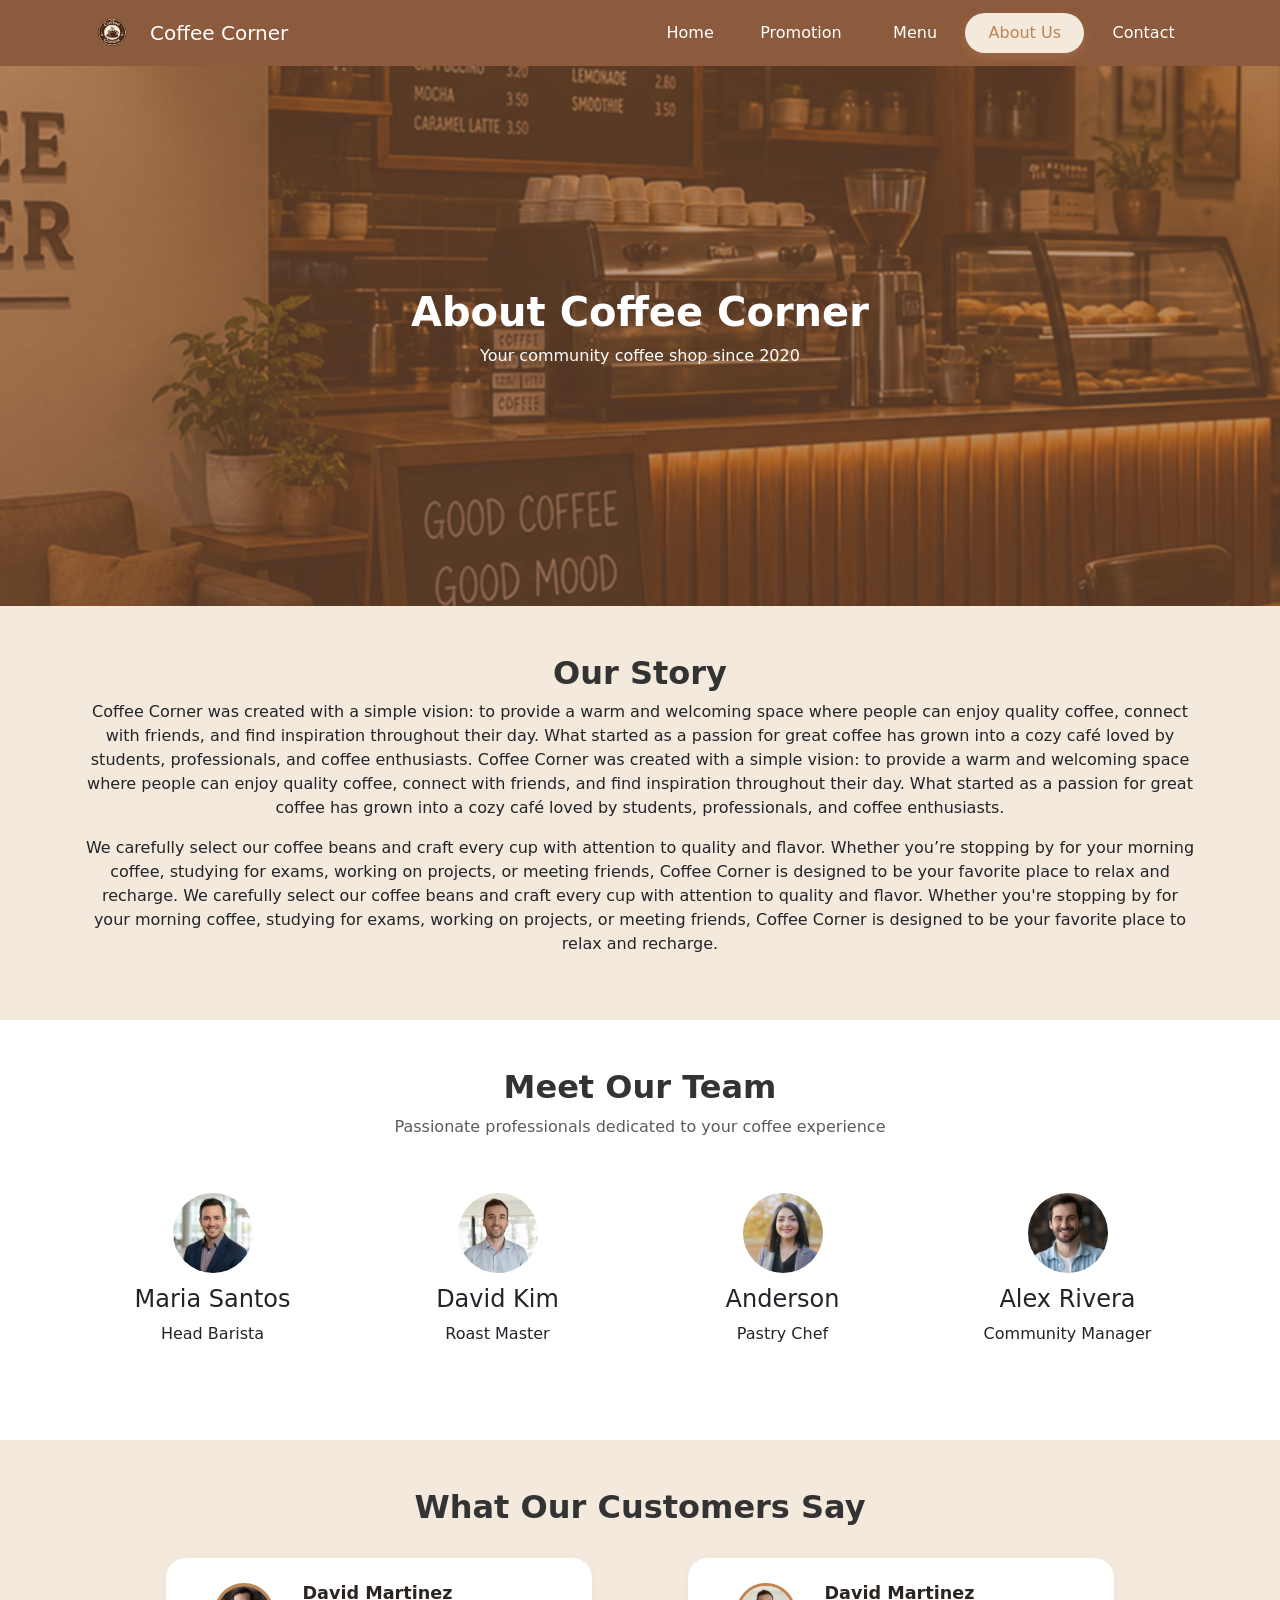
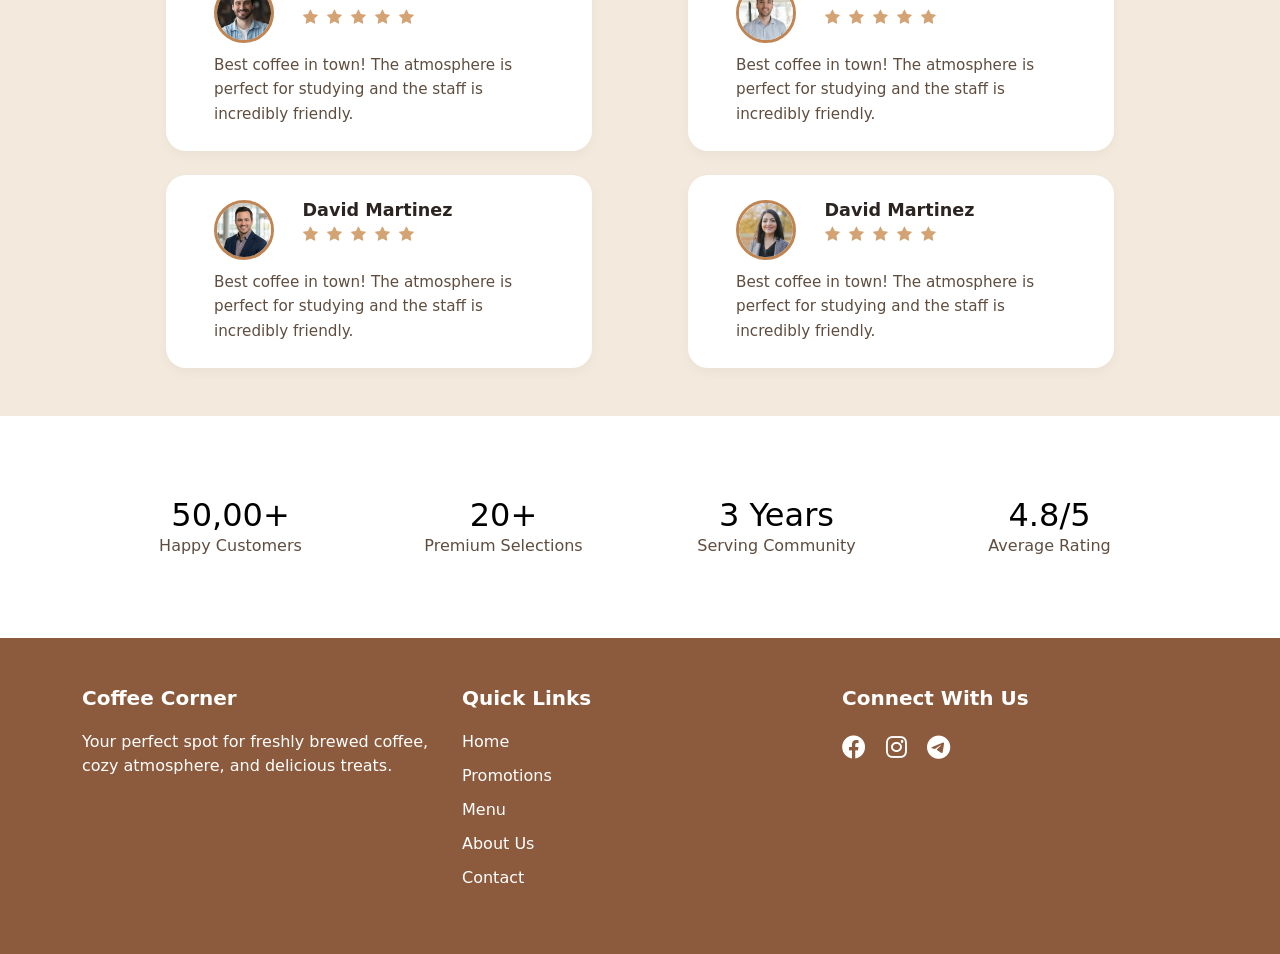
<file: about.html>
<!DOCTYPE html>
<html lang="en">
<head>
    <meta charset="UTF-8">
    <meta name="viewport" content="width=device-width, initial-scale=1.0">
    <link rel="icon" href="image/cafelogo.png">
    <title>Coffee Corner</title>
    <meta name="description" content="Explore our menu, promotions, and cafe information.">
    <meta name="keywords" content="Coffee Corner, coffee shop, cafe, menu, promotion">
    <meta name="author" content="Neb Mady">
    <link rel="stylesheet" href="css/style.css">
    <link href="https://cdn.jsdelivr.net/npm/bootstrap@5.3.3/dist/css/bootstrap.min.css" rel="stylesheet">
    <link href="https://fonts.googleapis.com/css2?family=Poppins:wght@300;400;600&display=swap" rel="stylesheet">
    <link rel="stylesheet" href="https://cdnjs.cloudflare.com/ajax/libs/font-awesome/6.0.0-beta3/css/all.min.css">
    <link rel="stylesheet" href="https://cdnjs.cloudflare.com/ajax/libs/font-awesome/4.7.0/css/font-awesome.min.css">
</head>
<body>

    <!-- nav -->
    <nav class="navbar navbar-expand-lg navbar-dark custom-navbar sticky-top">
        <div class="container">
            <a class="navbar-brand d-flex align-items-center" href="index.html">
                <img src="image/logo.png" alt="" width="60" height="40" class="me-2 rounded-circle">
                <span>Coffee Corner</span> 
            </a>

            <button class="navbar-toggler" type="button" data-bs-toggle="collapse" data-bs-target="#navbarNav">
            <span class="navbar-toggler-icon"></span>
            </button>

            <div class="collapse navbar-collapse" id="navbarNav">
                <ul class="navbar-nav ms-auto">
                    <li class="nav-item"><a class="nav-link" href="index.html">&nbsp&nbsp Home &nbsp&nbsp</a></li>
                    <li class="nav-item"><a class="nav-link" href="promotion.html">&nbsp&nbspPromotion &nbsp&nbsp</a></li>
                    <li class="nav-item"><a class="nav-link" href="menu.html">&nbsp&nbsp Menu &nbsp&nbsp</a></li>
                    <li class="nav-item"><a class="nav-link active" href="about.html">&nbsp&nbsp About Us &nbsp&nbsp</a></li>
                    <li class="nav-item"><a class="nav-link" href="contact.html">&nbsp&nbsp Contact &nbsp&nbsp</a></li>
                </ul>
            </div>
        </div>
    </nav>

    <!-- rub and text -->
    <section class="hero-section about-hero d-flex align-items-center">
        <div class="overlay"></div>
        <div class="container position-relative text-center text-white">
            <h1 class="fw-bold">About Coffee Corner</h1>
            <p class="">
                Your community coffee shop since 2020
            </p>
        </div>
    </section>

    <!-- our Story -->
    <section class="about-bg py-5">
        <div class="container">
            <div class="row align-items-center g-4">
                <div class="col">
                    <h2 class="section-title text-center">Our Story</h2>
                    <p class="text-center">
                        Coffee Corner was created with a simple vision: to provide a warm and welcoming space
                        where people can enjoy quality coffee, connect with friends, and find inspiration
                        throughout their day. What started as a passion for great coffee has grown into a cozy
                        café loved by students, professionals, and coffee enthusiasts. Coffee Corner was created with a simple vision: to provide a warm and welcoming space where 
                        people can enjoy quality coffee, connect with friends, and find inspiration throughout their day. 
                        What started as a passion for great coffee has grown into a cozy café loved by students,
                        professionals, and coffee enthusiasts.
                    </p>
                    <p class="text-center">
                        We carefully select our coffee beans and craft every cup with attention to quality and
                        flavor. Whether you’re stopping by for your morning coffee, studying for exams, working
                        on projects, or meeting friends, Coffee Corner is designed to be your favorite place to
                        relax and recharge. We carefully select our coffee beans and craft every cup with attention to quality and flavor. 
                        Whether you're stopping by for your morning coffee, studying for exams, working on projects, 
                        or meeting friends, Coffee Corner is designed to be your favorite place to relax and recharge.
                    </p>
                </div>
            </div>
        </div>
    </section>

    <!-- team member (4) -->
    <section class="py-5" style="background: #ffffff;">
        <div class="container">
            <h2 class="section-title text-center">Meet Our Team</h2>
            <p class="text-center text-muted mb-4">Passionate professionals dedicated to your coffee experience</p>
            <div class="row g-4">
                
                <div class="col-sm-6 col-lg-3">
                    <div class="feature-card2 team-card">
                        <div class="team-avatar">
                            <img src="image/profile1.webp" alt="">
                        </div>
                        <h4>Maria Santos</h4>
                        <p class="role">Head Barista</p>
                    </div>
                </div>
              
                <div class="col-sm-6 col-lg-3">
                    <div class="feature-card2 team-card">
                        <div class="team-avatar"><img src="image/profile2.webp" alt=""></div>
                        <h4>David Kim</h4>
                        <p class="role">Roast Master</p>
                    </div>
                </div>
                

                <div class="col-sm-6 col-lg-3">
                    <div class="feature-card2 team-card">
                        <div class="team-avatar"><img src="image/profile3.jpg" alt=""></div>
                        <h4>Anderson</h4>
                        <p class="role">Pastry Chef</p>
                    </div>
                </div>
               
                <div class="col-sm-6 col-lg-3">
                    <div class="feature-card2 team-card">
                        <div class="team-avatar"><img src="image/profile4.jpg" alt=""></div>
                        <h4>Alex Rivera</h4>
                        <p class="role">Community Manager</p>
                    </div>
                </div>
            </div>
        </div>
    </section>

    
    <section class="about-bg py-5">
        <div class="container">
            <h2 class="section-title text-center">What Our Customers Say</h2>
            <div class="row g-4 mt-2 px-5">
             
                <div class="col-md-6 col-lg-6 px-lg-5">
                    <div class="testimonial-card px-lg-5">
                        <div class="row">
                            <div class="col-2 col-md-3 col-lg-4 col-xl-3 col-xxl-2">
                                <img src="image/profile4.jpg" alt="" class="say-card">
                            </div>
                            <div class="col-10 col-md-9 col-lg-8 col-xl-9 col-xxl-10">
                                <h5 class="customer-name">David Martinez</h5>
                                <div class="stars">
                                    <span class="fa fa-star"></span>
                                    <span class="fa fa-star"></span>
                                    <span class="fa fa-star"></span>
                                    <span class="fa fa-star"></span>
                                    <span class="fa fa-star"></span>
                                </div>
                            </div>
                        </div>
                        <p class="text-color">Best coffee in town! The atmosphere is perfect for studying and the staff is incredibly friendly.</p>
                    </div>
                </div>
         
                <div class="col-md-6 col-lg-6 px-lg-5">
                    <div class="testimonial-card px-lg-5">
                        <div class="row">
                            <div class="col-2 col-md-3 col-lg-4 col-xl-3 col-xxl-2">
                                <img src="image/profile2.webp" alt="" class="say-card">
                            </div>
                            <div class="col-10 col-md-9 col-lg-8 col-xl-9 col-xxl-10">
                                <h5 class="customer-name">David Martinez</h5>
                                <div class="stars">
                                    <span class="fa fa-star"></span>
                                    <span class="fa fa-star"></span>
                                    <span class="fa fa-star"></span>
                                    <span class="fa fa-star"></span>
                                    <span class="fa fa-star"></span>
                                </div>
                            </div>
                        </div>
                        <p class="text-color">Best coffee in town! The atmosphere is perfect for studying and the staff is incredibly friendly.</p>
                    </div>
                </div>
                
                <div class="col-md-6 col-lg-6 px-lg-5">
                    <div class="testimonial-card px-lg-5">
                        <div class="row">
                            <div class="col-2 col-md-3 col-lg-4 col-xl-3 col-xxl-2">
                                <img src="image/profile1.webp" alt="" class="say-card">
                            </div>
                            <div class="col-10 col-md-9 col-lg-8 col-xl-9 col-xxl-10">
                                <h5 class="customer-name">David Martinez</h5>
                                <div class="stars">
                                    <span class="fa fa-star"></span>
                                    <span class="fa fa-star"></span>
                                    <span class="fa fa-star"></span>
                                    <span class="fa fa-star"></span>
                                    <span class="fa fa-star"></span>
                                </div>
                            </div>
                        </div>
                        <p class="text-color">Best coffee in town! The atmosphere is perfect for studying and the staff is incredibly friendly.</p>
                    </div>
                </div>
             
                <div class="col-md-6 col-lg-6 px-lg-5">
                    <div class="testimonial-card px-lg-5">
                        <div class="row">
                            <div class="col-2 col-md-3 col-lg-4 col-xl-3 col-xxl-2">
                                <img src="image/profile3.jpg" alt="" class="say-card">
                            </div>
                            <div class="col-10 col-md-9 col-lg-8 col-xl-9 col-xxl-10">
                                <h5 class="customer-name">David Martinez</h5>
                                <div class="stars">
                                    <span class="fa fa-star"></span>
                                    <span class="fa fa-star"></span>
                                    <span class="fa fa-star"></span>
                                    <span class="fa fa-star"></span>
                                    <span class="fa fa-star"></span>
                                </div>
                            </div>
                        </div>
                        <p class="text-color">Best coffee in town! The atmosphere is perfect for studying and the staff is incredibly friendly.</p>
                    </div>
                </div>
            </div>
        </div>
    </section>



    <section class="py-5" style="background: #ffffff;">
        <div class="container">
            <div class="stats-grid row g-4 text-center">
                <div class="col-6 col-md-3">
                    <div class="stat-number">50,00+</div>
                    <div class="stat-label">Happy Customers</div>
                </div>
                <div class="col-6 col-md-3">
                    <div class="stat-number">20+</div>
                    <div class="stat-label">Premium Selections</div>
                </div>
                <div class="col-6 col-md-3">
                    <div class="stat-number">3 Years</div>
                    <div class="stat-label">Serving Community</div>
                </div>
                <div class="col-6 col-md-3">
                    <div class="stat-number">4.8/5</div>
                    <div class="stat-label">Average Rating</div>
                </div>
            </div>
        </div>
    </section>








 <!-- footer -->
    <footer class="footer py-5 text-white">
        <div class="container">
            <div class="row g-4">
                <div class="col-md-4">
                    <h5>Coffee Corner</h5>
                    <p>Your perfect spot for freshly brewed coffee, cozy atmosphere, and delicious treats.</p>
                </div>
                <div class="col-md-4">
                    <h5>Quick Links</h5>
                    <ul class="list-unstyled footer-links">
                        <li><a href="index.html">Home</a></li>
                        <li><a href="promotion.html">Promotions</a></li>
                        <li><a href="menu.html">Menu</a></li>
                        <li><a href="about.html">About Us</a></li>
                        <li><a href="contact.html">Contact</a></li>
                    </ul>
                </div>
                <div class="col-md-4">
                    <h5>Connect With Us</h5>
                    <div class="social-icons">
                        <a href="#"><i class="fab fa-facebook"></i></a>
                        <a href="#"><i class="fab fa-instagram"></i></a>
                        <a href="#"><i class="fab fa-telegram"></i></a>
                    </div>
                </div>
            </div>
        </div>
    </footer>


    
    <script src="js/script.js"></script>
    <script src="https://cdn.jsdelivr.net/npm/bootstrap@5.3.3/dist/js/bootstrap.bundle.min.js"></script>
</body>
</html>
</file>
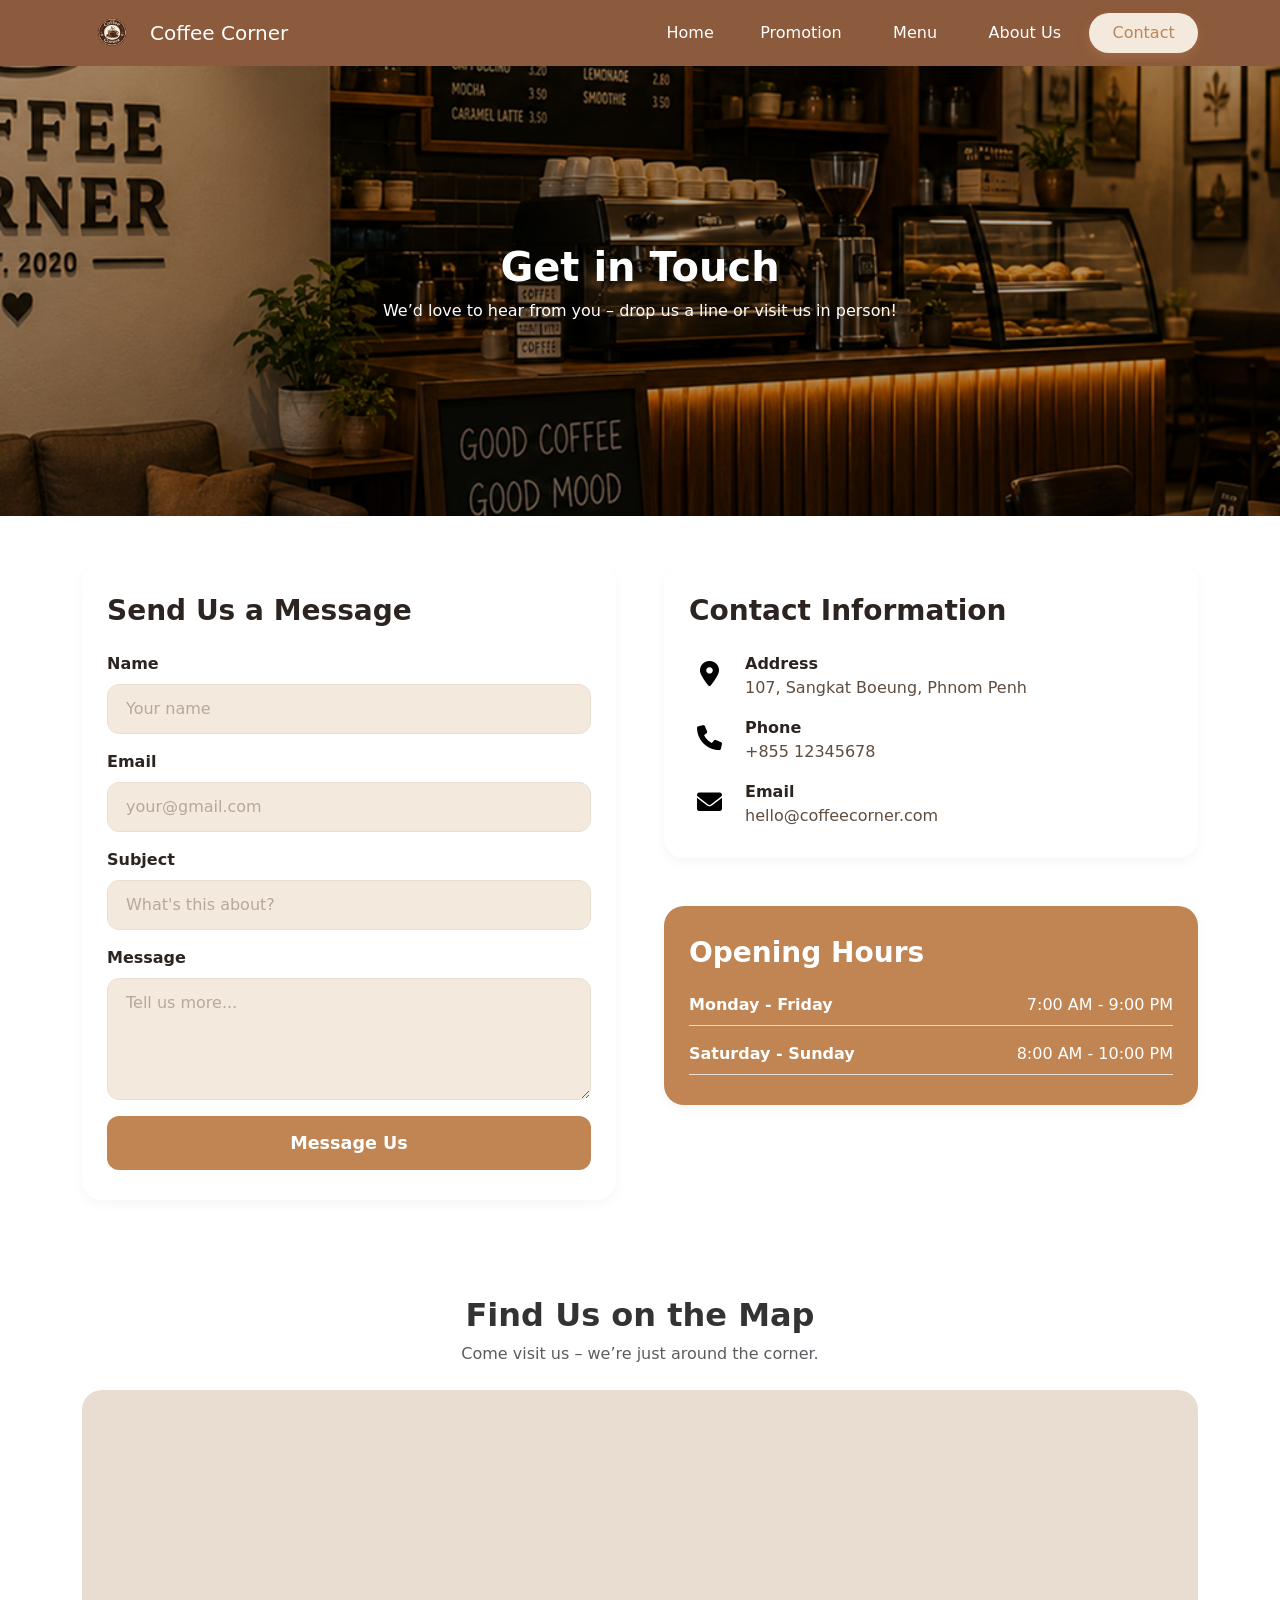
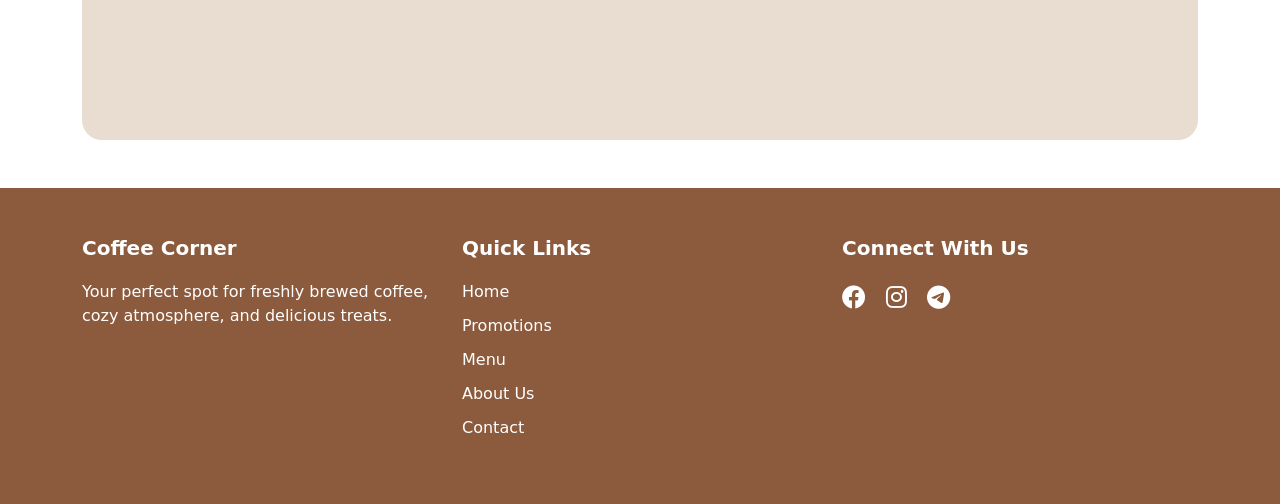
<file: contact.html>
<!DOCTYPE html>
<html lang="en">
<head>
    <meta charset="UTF-8">
    <meta name="viewport" content="width=device-width, initial-scale=1.0">
    <link rel="icon" href="image/cafelogo.png">
    <title>Coffee Corner</title>
    <meta name="description" content="Explore our menu, promotions, and cafe information.">
    <meta name="keywords" content="Coffee Corner, coffee shop, cafe, menu, promotion">
    <meta name="author" content="Neb Mady">
    <link rel="stylesheet" href="css/style.css">
    <link href="https://cdn.jsdelivr.net/npm/bootstrap@5.3.3/dist/css/bootstrap.min.css" rel="stylesheet">
    <link href="https://fonts.googleapis.com/css2?family=Poppins:wght@300;400;600&display=swap" rel="stylesheet">
    <link rel="stylesheet" href="https://cdnjs.cloudflare.com/ajax/libs/font-awesome/6.0.0-beta3/css/all.min.css">
    <link rel="stylesheet" href="https://cdnjs.cloudflare.com/ajax/libs/font-awesome/4.7.0/css/font-awesome.min.css">
</head>
<body>

    <!-- nav -->
    <nav class="navbar navbar-expand-lg navbar-dark custom-navbar sticky-top">
        <div class="container">
            <a class="navbar-brand d-flex align-items-center" href="index.html">
                <img src="image/logo.png" alt="" width="60" height="40" class="me-2 rounded-circle">
                <span>Coffee Corner</span> 
            </a>

            <button class="navbar-toggler" type="button" data-bs-toggle="collapse" data-bs-target="#navbarNav">
            <span class="navbar-toggler-icon"></span>
            </button>

            <div class="collapse navbar-collapse" id="navbarNav">
                <ul class="navbar-nav ms-auto">
                    <li class="nav-item"><a class="nav-link" href="index.html">&nbsp&nbsp Home &nbsp&nbsp</a></li>
                    <li class="nav-item"><a class="nav-link" href="promotion.html">&nbsp&nbspPromotion &nbsp&nbsp</a></li>
                    <li class="nav-item"><a class="nav-link" href="menu.html">&nbsp&nbsp Menu &nbsp&nbsp</a></li>
                    <li class="nav-item"><a class="nav-link" href="about.html">&nbsp&nbsp About Us &nbsp&nbsp</a></li>
                    <li class="nav-item"><a class="nav-link active" href="contact.html">&nbsp&nbsp Contact &nbsp&nbsp</a></li>
                </ul>
            </div>
        </div>
    </nav>



    <section class="hero-section contact-hero d-flex align-items-center">
        <div class="overlay"></div>
        <div class="container position-relative text-center text-white">
            <h1 class="fw-bold">Get in Touch</h1>
            <p>
                We’d love to hear from you – drop us a line or visit us in person!
            </p>
        </div>
    </section>


<section class="py-5">
    <div class="container">
        <div class="row g-5">
            <!-- form -->
            <div class="col-lg-6">
                <div class="contact-form-wrapper">
                    <h3 class="fw-bold mb-4" style="color: #2c2420;">Send Us a Message</h3>
                    <form id="contactForm" action="https://formsubmit.co/ajax/mmdylb33@gmail.com" method="POST">
                        <input type="hidden" name="_captcha" value="false">
                        <input type="hidden" name="_subject" value="New message from Coffee Corner website">
          
                        <div class="mb-3">
                            <label for="name" class="form-label fw-semibold" style="color: #2c2420;">Name</label>
                            <input type="text" style="background-color: #F3E9DC" class="my-form-input form-control form-control-lg" id="name" name="name" placeholder="Your name" required>
                        </div>
                       
                        <div class="mb-3">
                            <label for="email" class="form-label fw-semibold" style="color: #2c2420;">Email</label>
                            <input type="email" style="background-color: #F3E9DC" class="form-control form-control-lg" id="email" name="email" placeholder="your@gmail.com" required>
                        </div>
                       
                        <div class="mb-3">
                            <label for="subject" class="form-label fw-semibold" style="color: #2c2420;">Subject</label>
                            <input type="text" style="background-color: #F3E9DC" class="form-control form-control-lg" id="subject" name="subject" placeholder="What's this about?" required>
                        </div>
                     
                        <div class="mb-3">
                            <label for="message" class="form-label fw-semibold" style="color: #2c2420;">Message</label>
                            <textarea style="background-color: #F3E9DC" class="form-control form-control-lg" id="message" name="message" rows="4" placeholder="Tell us more..." required></textarea>
                        </div>
                        <div id="formStatus" class="contact-status" aria-live="polite"></div>
                        
                        <button type="submit" class="btn-submit w-100" id="submitButton">Message Us</button>
                    </form>
                </div>
            </div>

            
            <div class="col-lg-6">
                <!-- contact -->
                <div class="contact-info-block mb-5">
                    <h3 class="fw-bold mb-4" style="color: #2c2420;">Contact Information</h3>
                    <div class="d-flex flex-column gap-3">
               
                        <div class="d-flex align-items-start gap-3">
                            <div class="contact-icon-sm">
                                <i class="fas fa-location-dot"></i>
                            </div>
                            <div>
                                <p class="fw-semibold mb-0" style="color: #2c2420;">Address</p>
                                <p class="mb-0" style="color: #5f4d3f;">107, Sangkat Boeung, Phnom Penh</p>
                            </div>
                        </div>
             
                        <div class="d-flex align-items-start gap-3">
                            <div class="contact-icon-sm">
                                <i class="fas fa-phone"></i>
                            </div>
                            <div>
                                <p class="fw-semibold mb-0" style="color: #2c2420;">Phone</p>
                                <p class="mb-0" style="color: #5f4d3f;">+855 12345678</p>
                            </div>
                        </div>
                 
                        <div class="d-flex align-items-start gap-3">
                            <div class="contact-icon-sm">
                                <i class="fas fa-envelope"></i>
                            </div>
                            <div>
                                <p class="fw-semibold mb-0" style="color: #2c2420;">Email</p>
                                <p class="mb-0" style="color: #5f4d3f;">hello@coffeecorner.com</p>
                            </div>
                        </div>
                    </div>
                </div>

                <!-- show moung berk -->
                <div class="opening-hours-block">
                    <h3 class="fw-bold mb-4" style="color: #ffffff;">Opening Hours</h3>
                    <div class="d-flex flex-column gap-3">
                    
                        <div class="d-flex justify-content-between align-items-center border-bottom pb-2" style="border-color: #e8ddd0 !important;">
                            <span class="fw-semibold" style="color: #ffffff;">Monday - Friday</span>
                            <span style="color: #ffffff; font-weight: 500;">7:00 AM - 9:00 PM</span>
                        </div>
                

                        <div class="d-flex justify-content-between align-items-center border-bottom pb-2" style="border-color: #e8ddd0 !important;">
                            <span class="fw-semibold" style="color: #ffffff;">Saturday - Sunday</span>
                            <span style="color: #ffffff; font-weight: 500;">8:00 AM - 10:00 PM</span>
                        </div>
                    </div>
                </div>
            </div>
        </div>
    </div>
</section>

    <!-- loction map -->
    <section class="py-5">
        <div class="container">
            <h2 class="section-title text-center">Find Us on the Map</h2>
            <p class="text-center text-muted mb-4">Come visit us – we’re just around the corner.</p>
            <div class="map-placeholder">
                <iframe
                    src="https://www.google.com/maps/embed?pb=!1m18!1m12!1m3!1d3918.609941530572!2d104.88099047477215!3d11.55634914768998!2m3!1f0!2f0!3f0!3m2!1i1024!2i768!4f13.1!3m3!1m2!1s0x310951add5e2cd81%3A0x171e0b69c7c6f7ba!2sPhnom%20Penh!5e0!3m2!1sen!2skh!4v1710000000000"
                    allowfullscreen="">
                </iframe>
            </div>
        </div>
    </section>



 <!-- footer -->
    <footer class="footer py-5 text-white">
        <div class="container">
            <div class="row g-4">
                <div class="col-md-4">
                    <h5>Coffee Corner</h5>
                    <p>Your perfect spot for freshly brewed coffee, cozy atmosphere, and delicious treats.</p>
                </div>
                <div class="col-md-4">
                    <h5>Quick Links</h5>
                    <ul class="list-unstyled footer-links">
                        <li><a href="index.html">Home</a></li>
                        <li><a href="promotion.html">Promotions</a></li>
                        <li><a href="menu.html">Menu</a></li>
                        <li><a href="about.html">About Us</a></li>
                        <li><a href="contact.html">Contact</a></li>
                    </ul>
                </div>
                <div class="col-md-4">
                    <h5>Connect With Us</h5>
                    <div class="social-icons">
                        <a href="#"><i class="fab fa-facebook"></i></a>
                        <a href="#"><i class="fab fa-instagram"></i></a>
                        <a href="#"><i class="fab fa-telegram"></i></a>
                    </div>
                </div>
            </div>
        </div>
    </footer>


    
    <script src="js/script.js"></script>
    <script src="https://cdn.jsdelivr.net/npm/bootstrap@5.3.3/dist/js/bootstrap.bundle.min.js"></script>
</body>
</html>
</file>
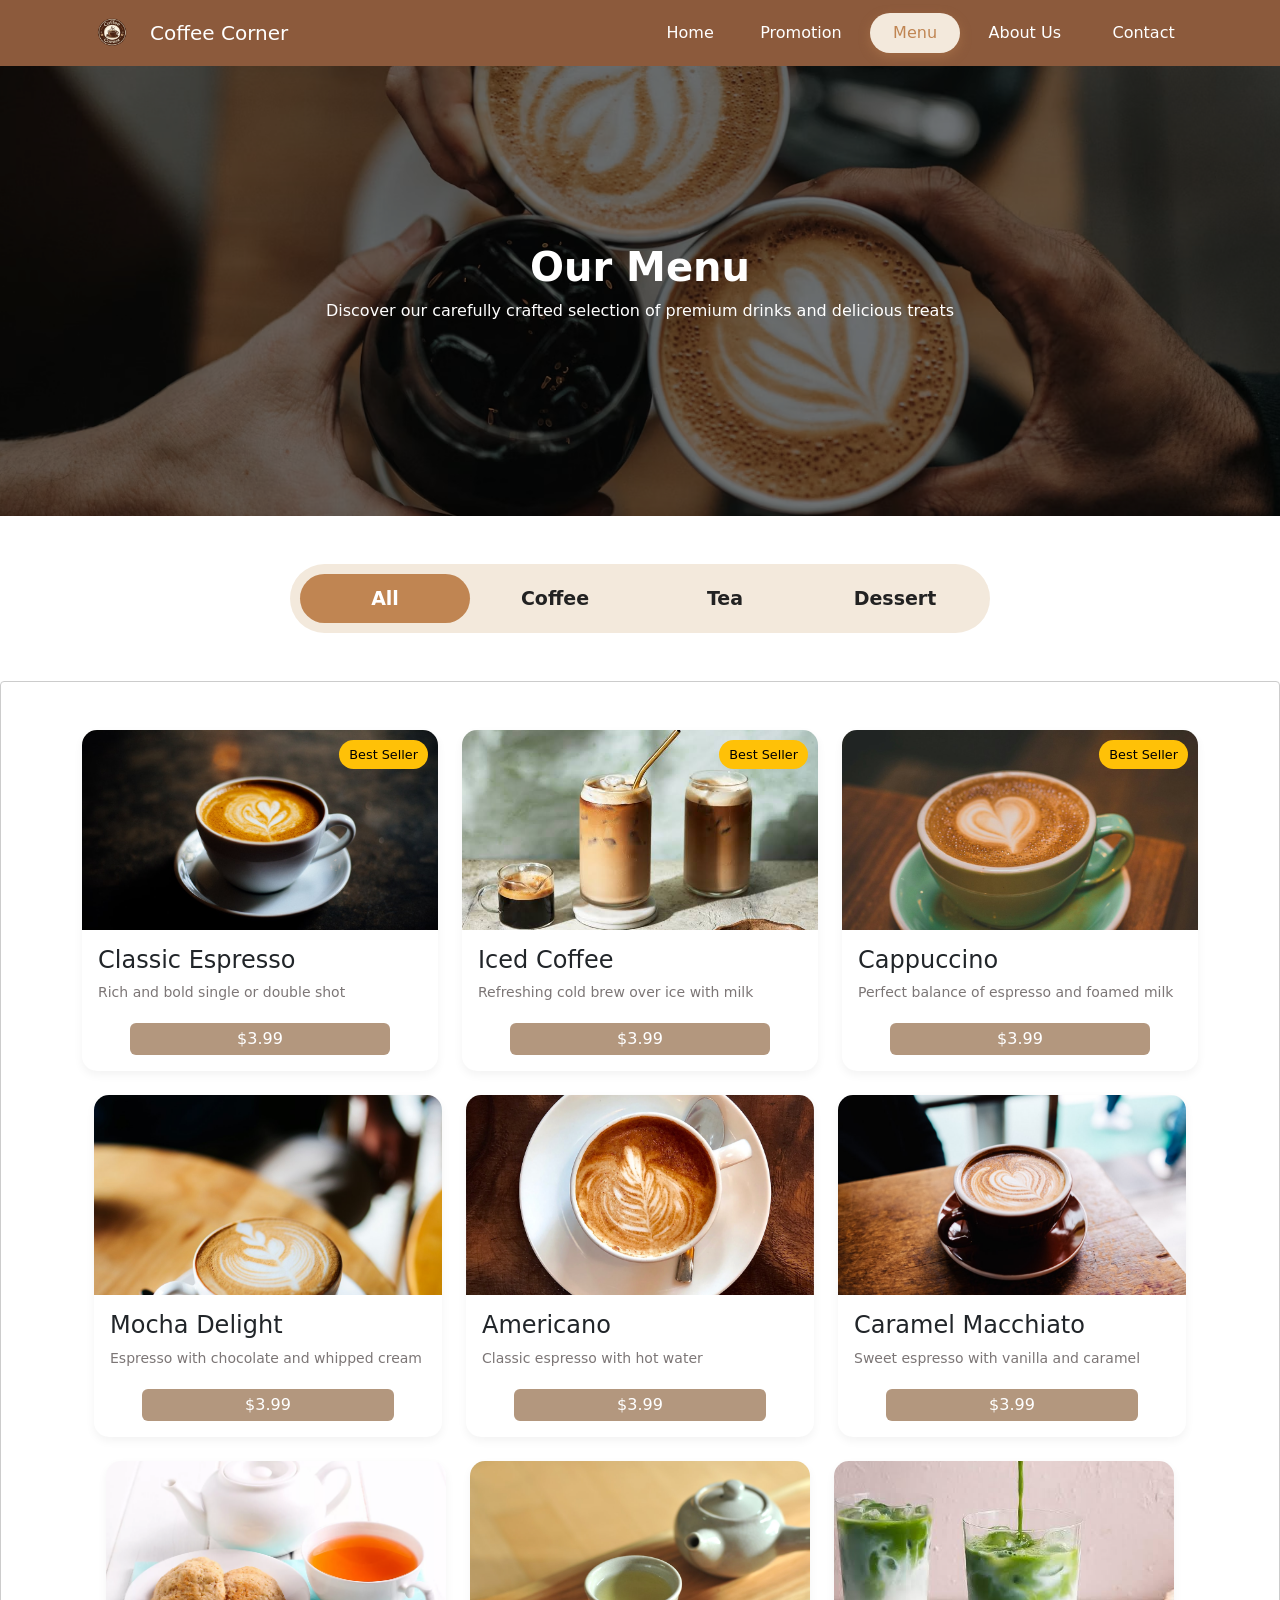
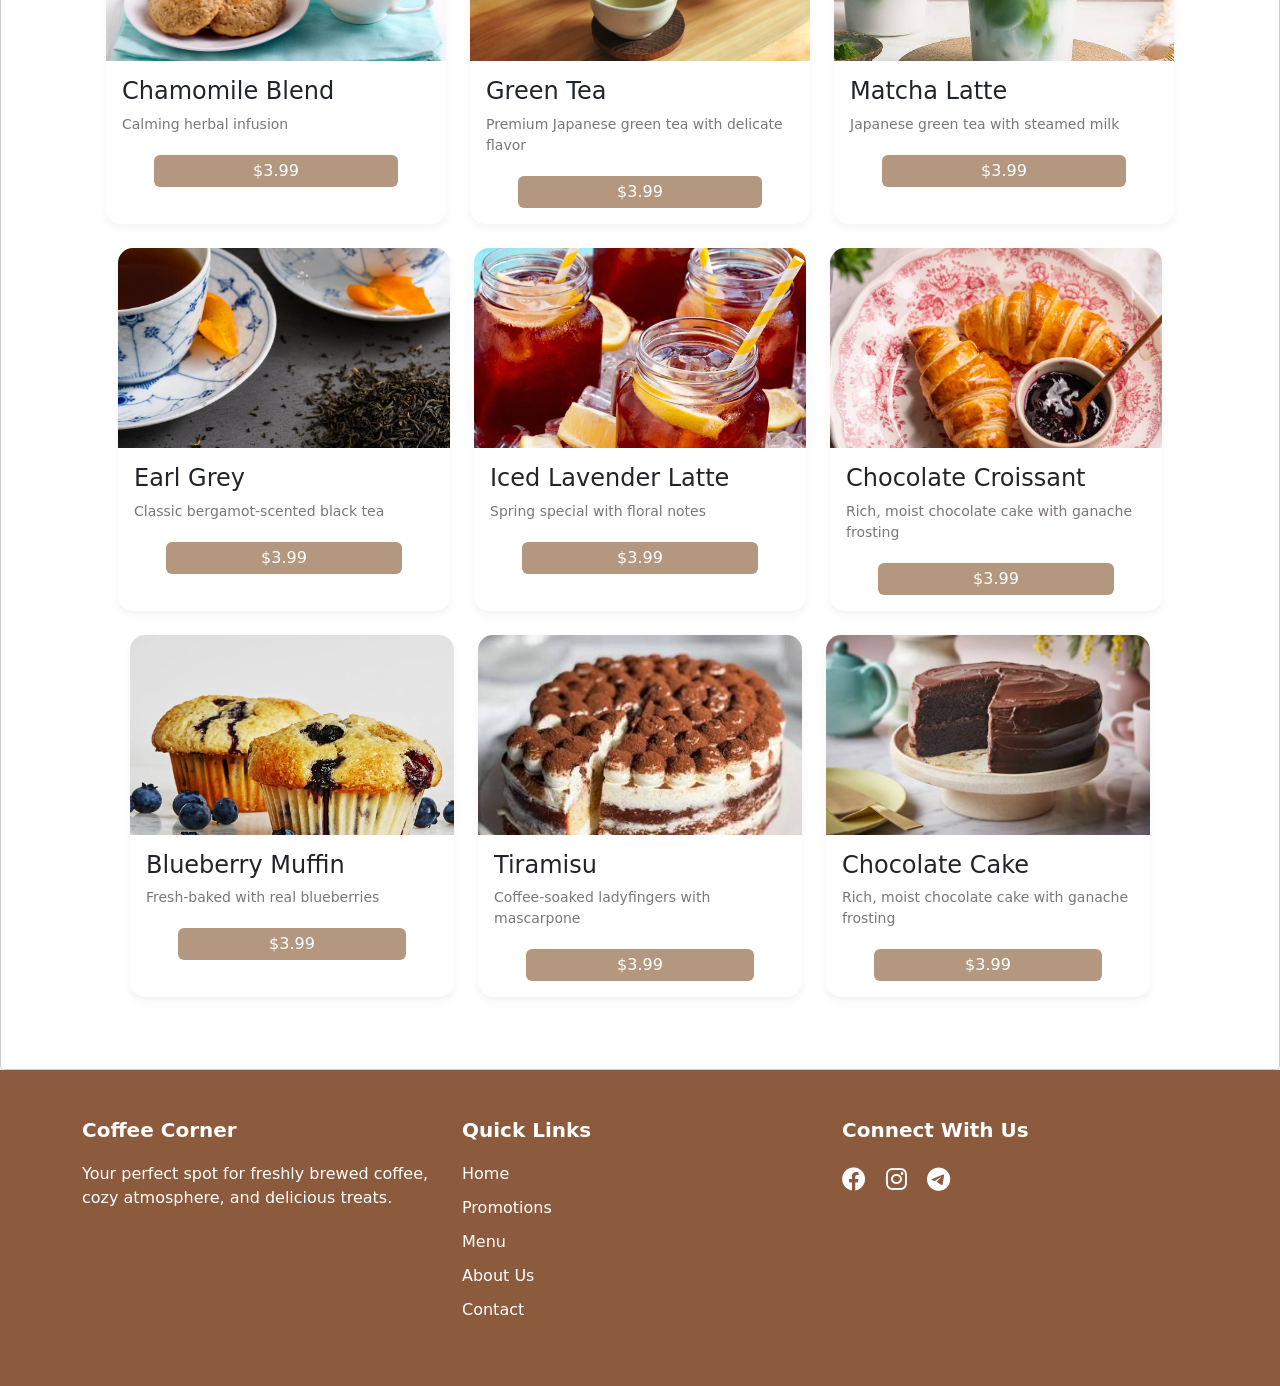
<file: menu.html>
<!DOCTYPE html>
<html lang="en">
<head>
    
    <meta charset="UTF-8">
    <meta name="viewport" content="width=device-width, initial-scale=1.0">
    <link rel="icon" href="image/cafelogo.png">
    <title>Coffee Corner | Cozy Cafe & Fresh Coffee</title>
    <meta name="title" content="Coffee Corner | Cozy Cafe & Fresh Coffee">
    <meta name="description" content="Coffee Corner is a cozy coffee shop where customers can explore our menu, discover special promotions, read about our cafe, and find our location and contact information.">
    <meta name="keywords" content="Coffee Corner, coffee shop, cafe, coffee, espresso, latte, cappuccino, drinks, promotion, menu, Cambodia">
    <meta name="author" content="Neb Mady">
    <link rel="stylesheet" href="css/style.css">
    <link href="https://cdn.jsdelivr.net/npm/bootstrap@5.3.3/dist/css/bootstrap.min.css" rel="stylesheet">
    <link href="https://fonts.googleapis.com/css2?family=Poppins:wght@300;400;600&display=swap" rel="stylesheet">
    <link rel="stylesheet" href="https://cdnjs.cloudflare.com/ajax/libs/font-awesome/6.0.0-beta3/css/all.min.css">
</head>
<body>

    <!-- nav -->
    <nav class="navbar navbar-expand-lg navbar-dark custom-navbar sticky-top">
        <div class="container">
            <a class="navbar-brand d-flex align-items-center" href="index.html">
                <img src="image/logo.png" alt="" width="60" height="40" class="me-2 rounded-circle">
                <span>Coffee Corner</span> 
            </a>

            <button class="navbar-toggler" type="button" data-bs-toggle="collapse" data-bs-target="#navbarNav">
            <span class="navbar-toggler-icon"></span>
            </button>

            <div class="collapse navbar-collapse" id="navbarNav">
                <ul class="navbar-nav ms-auto">
                    <li class="nav-item"><a class="nav-link" href="index.html">&nbsp&nbsp Home &nbsp&nbsp</a></li>
                    <li class="nav-item"><a class="nav-link" href="promotion.html">&nbsp&nbspPromotion &nbsp&nbsp</a></li>
                    <li class="nav-item"><a class="nav-link active" href="menu.html">&nbsp&nbsp Menu &nbsp&nbsp</a></li>
                    <li class="nav-item"><a class="nav-link" href="about.html">&nbsp&nbsp About Us &nbsp&nbsp</a></li>
                    <li class="nav-item"><a class="nav-link" href="contact.html">&nbsp&nbsp Contact &nbsp&nbsp</a></li>
                </ul>
            </div>
        </div>
    </nav>



    <!-- rub with text -->
    <header class="menu-hero-section text-center text-white d-flex align-items-center">
        <!-- class overlay : dak oy img hero ng reang blur por -->
        <div class="overlay"></div>
        <div class="container position-relative">
            <h1 class="fw-bold">Our Menu</h1>
            <p>Discover our carefully crafted selection of premium drinks and delicious treats</p>
        </div>
    </header>



    <!-- button select menu -->
    <section class="menu-section py-5">
        <div class="container">
            <div class="d-flex justify-content-center">
                <div class="outline-buttons d-flex rounded-pill">
                    <button type="button" class="btn-outline active" href="menu.html" onclick="switchTab('section1')">All</button>
                    <button type="button" class="btn-outline" href="menucoffee.html" onclick="switchTab('section2')">Coffee</button>
                    <button type="button" class="btn-outline" href="menutea.html" onclick="switchTab('section3')">Tea</button>
                    <button type="button" class="btn-outline" href="menudessert.html" onclick="switchTab('section4')">Dessert</button>
                </div>
            </div>
        </div>
    </section>

    <!-- all Menu -->
     <section  id="section1" class="promotions-grid py-5 bg-cream tab-section active">


        <div class="container">
            <!-- row ti 1 -->
            <div class="row g-4 mb-4">
                <div class="col-md-4 ">
                    <div class="promo-card">
                        <div class="promo-img-wrapper">
                            <img src="image/coffee1.jpg" class="img-fluid" alt="Happy Hour Special">
                            <span class="badge-promo2">Best Seller</span>
                        </div>
                        <div class="promo-content px-3 pt-3">
                            <h4>Classic Espresso</h4>
                            <p>Rich and bold single or double shot</p>
                        </div>
                        <div class="justify-content-center align-items-center px-5 pb-3">
                            <div class="menu-card text-white align-items-center justify-content-center d-flex rounded">
                                <span class="fw-medium py-1 fs-6">$3.99</span>
                            </div>
                        </div>
                    </div>
                </div>
                <div class="col-md-4">
                    <div class="promo-card">
                        <div class="promo-img-wrapper">
                            <img src="image/iced_latte.jpg" class="img-fluid" alt="Student Deal">
                            <span class="badge-promo2">Best Seller</span>
                        </div>
                        <div class="promo-content px-3 pt-3">
                            <h4>Iced Coffee</h4>
                            <p>Refreshing cold brew over ice with milk</p>
                        </div>
                        <div class="justify-content-center align-items-center px-5 pb-3">
                            <div class="menu-card text-white align-items-center justify-content-center d-flex rounded">
                                <span class="fw-medium py-1 fs-6">$3.99</span>
                            </div>
                        </div>
                    </div>
                </div>
                <div class="col-md-4">
                    <div class="promo-card">
                        <div class="promo-img-wrapper">
                            <img src="image/coffee2.jpg" class="img-fluid" alt="Weekend Combo">
                            <span class="badge-promo2">Best Seller</span>
                        </div>
                        <div class="promo-content px-3 pt-3">
                            <h4>Cappuccino</h4>
                            <p>Perfect balance of espresso and foamed milk</p>
                        </div>
                        <div class="justify-content-center align-items-center px-5 pb-3">
                            <div class="menu-card text-white align-items-center justify-content-center d-flex rounded">
                                <span class="fw-medium py-1 fs-6">$3.99</span>
                            </div>
                        </div>
                    </div>
                </div>
            </div>

            <div class="container">
            <!-- row ti 2 -->
            <div class="row g-4 mb-4">
                <div class="col-md-4 ">
                    <div class="promo-card">
                        <div class="promo-img-wrapper">
                            <img src="image/cafe2.jpg" class="img-fluid" alt="Happy Hour Special">
                        </div>
                        <div class="promo-content px-3 pt-3">
                            <h4>Mocha Delight</h4>
                            <p>Espresso with chocolate and whipped cream</p>
                        </div>
                        <div class="justify-content-center align-items-center px-5 pb-3">
                            <div class="menu-card text-white align-items-center justify-content-center d-flex rounded">
                                <span class="fw-medium py-1 fs-6">$3.99</span>
                            </div>
                        </div>
                    </div>
                </div>
                <div class="col-md-4">
                    <div class="promo-card">
                        <div class="promo-img-wrapper">
                            <img src="image/cafe3.jpg" class="img-fluid" alt="Student Deal">
                        </div>
                        <div class="promo-content px-3 pt-3">
                            <h4>Americano</h4>
                            <p>Classic espresso with hot water</p>
                        </div>
                        <div class="justify-content-center align-items-center px-5 pb-3">
                            <div class="menu-card text-white align-items-center justify-content-center d-flex rounded">
                                <span class="fw-medium py-1 fs-6">$3.99</span>
                            </div>
                        </div>
                    </div>
                </div>
                <div class="col-md-4">
                    <div class="promo-card">
                        <div class="promo-img-wrapper">
                            <img src="image/cafe4.jpg" class="img-fluid" alt="Weekend Combo">
                        </div>
                        <div class="promo-content px-3 pt-3">
                            <h4>Caramel Macchiato</h4>
                            <p>Sweet espresso with vanilla and caramel</p>
                        </div>
                        <div class="justify-content-center align-items-center px-5 pb-3">
                            <div class="menu-card text-white align-items-center justify-content-center d-flex rounded">
                                <span class="fw-medium py-1 fs-6">$3.99</span>
                            </div>
                        </div>
                    </div>
                </div>
            </div>


            <div class="container">
            <!-- row ti 3 -->
            <div class="row g-4 mb-4">
                <div class="col-md-4 ">
                    <div class="promo-card">
                        <div class="promo-img-wrapper">
                            <img src="image/Chamomile Blend.webp" class="img-fluid" alt="Happy Hour Special">
                        </div>
                        <div class="promo-content px-3 pt-3">
                            <h4>Chamomile Blend</h4>
                            <p>Calming herbal infusion</p>
                        </div>
                        <div class="justify-content-center align-items-center px-5 pb-3">
                            <div class="menu-card text-white align-items-center justify-content-center d-flex rounded">
                                <span class="fw-medium py-1 fs-6">$3.99</span>
                            </div>
                        </div>
                    </div>
                </div>
                <div class="col-md-4">
                    <div class="promo-card">
                        <div class="promo-img-wrapper">
                            <img src="image/tea2.jpg" class="img-fluid" alt="Student Deal">
                        </div>
                        <div class="promo-content px-3 pt-3">
                            <h4>Green Tea</h4>
                            <p>Premium Japanese green tea with delicate flavor</p>
                        </div>
                        <div class="justify-content-center align-items-center px-5 pb-3">
                            <div class="menu-card text-white align-items-center justify-content-center d-flex rounded">
                                <span class="fw-medium py-1 fs-6">$3.99</span>
                            </div>
                        </div>
                    </div>
                </div>
                <div class="col-md-4">
                    <div class="promo-card">
                        <div class="promo-img-wrapper">
                            <img src="image/match_latte.jpg" class="img-fluid" alt="Weekend Combo">
                        </div>
                        <div class="promo-content px-3 pt-3">
                            <h4>Matcha Latte</h4>
                            <p>Japanese green tea with steamed milk</p>
                        </div>
                        <div class="justify-content-center align-items-center px-5 pb-3">
                            <div class="menu-card text-white align-items-center justify-content-center d-flex rounded">
                                <span class="fw-medium py-1 fs-6">$3.99</span>
                            </div>
                        </div>
                    </div>
                </div>
            </div>



            <div class="container">
            <!-- row ti 4 -->
            <div class="row g-4 mb-4">
                <div class="col-md-4 ">
                    <div class="promo-card">
                        <div class="promo-img-wrapper">
                            <img src="image/earl_gray_tea.webp" class="img-fluid" alt="Happy Hour Special">
                        </div>
                        <div class="promo-content px-3 pt-3">
                            <h4>Earl Grey</h4>
                            <p>Classic bergamot-scented black tea</p>
                        </div>
                        <div class="justify-content-center align-items-center px-5 pb-3">
                            <div class="menu-card text-white align-items-center justify-content-center d-flex rounded">
                                <span class="fw-medium py-1 fs-6">$3.99</span>
                            </div>
                        </div>
                    </div>
                </div>
                <div class="col-md-4">
                    <div class="promo-card">
                        <div class="promo-img-wrapper">
                            <img src="image/iced_tea.webp" class="img-fluid" alt="Student Deal">
                        </div>
                        <div class="promo-content px-3 pt-3">
                            <h4>Iced Lavender Latte</h4>
                            <p>Spring special with floral notes</p>
                        </div>
                        <div class="justify-content-center align-items-center px-5 pb-3">
                            <div class="menu-card text-white align-items-center justify-content-center d-flex rounded">
                                <span class="fw-medium py-1 fs-6">$3.99</span>
                            </div>
                        </div>
                    </div>
                </div>

                <div class="col-md-4 ">
                    <div class="promo-card">
                        <div class="promo-img-wrapper">
                            <img src="image/croissant.jpg" class="img-fluid" alt="Happy Hour Special">
                        </div>
                        <div class="promo-content px-3 pt-3">
                            <h4>Chocolate Croissant</h4>
                            <p>Rich, moist chocolate cake with ganache frosting</p>
                        </div>
                        <div class="justify-content-center align-items-center px-5 pb-3">
                            <div class="menu-card text-white align-items-center justify-content-center d-flex rounded">
                                <span class="fw-medium py-1 fs-6">$3.99</span>
                            </div>
                        </div>
                    </div>
                </div>
            </div>


            <div class="container">
          <!-- row ti 5 -->
            <div class="row g-4 mb-4">
                <div class="col-md-4">
                    <div class="promo-card">
                        <div class="promo-img-wrapper">
                            <img src="image/muffin.webp" class="img-fluid" alt="Student Deal">
                        </div>
                        <div class="promo-content px-3 pt-3">
                            <h4>Blueberry Muffin</h4>
                            <p>Fresh-baked with real blueberries</p>
                        </div>
                        <div class="justify-content-center align-items-center px-5 pb-3">
                            <div class="menu-card text-white align-items-center justify-content-center d-flex rounded">
                                <span class="fw-medium py-1 fs-6">$3.99</span>
                            </div>
                        </div>
                    </div>
                </div>
                <div class="col-md-4">
                    <div class="promo-card">
                        <div class="promo-img-wrapper">
                            <img src="image/tiramisu.jpg" class="img-fluid" alt="Weekend Combo">
                        </div>
                        <div class="promo-content px-3 pt-3">
                            <h4>Tiramisu</h4>
                            <p>Coffee-soaked ladyfingers with mascarpone</p>
                        </div>
                        <div class="justify-content-center align-items-center px-5 pb-3">
                            <div class="menu-card text-white align-items-center justify-content-center d-flex rounded">
                                <span class="fw-medium py-1 fs-6">$3.99</span>
                            </div>
                        </div>
                    </div>
                </div>

                <div class="col-md-4 ">
                    <div class="promo-card">
                        <div class="promo-img-wrapper">
                            <img src="image/chocolate_cake.jpg" class="img-fluid" alt="Happy Hour Special">
                        </div>
                        <div class="promo-content px-3 pt-3">
                            <h4>Chocolate Cake</h4>
                            <p>Rich, moist chocolate cake with ganache frosting</p>
                        </div>
                        <div class="justify-content-center align-items-center px-5 pb-3">
                            <div class="menu-card text-white align-items-center justify-content-center d-flex rounded">
                                <span class="fw-medium py-1 fs-6">$3.99</span>
                            </div>
                        </div>
                    </div>
                </div>
            </div>
        </section>



    <!-- coffee menu -->
     <section  id="section2" class="promotions-grid py-5 bg-cream tab-section">
        <div class="container">
           <!-- row 1 -->
            <div class="row g-4 mb-4">
                <div class="col-md-4 ">
                    <div class="promo-card">
                        <div class="promo-img-wrapper">
                            <img src="image/coffee1.jpg" class="img-fluid" alt="Happy Hour Special">
                        </div>
                        <div class="promo-content px-3 pt-3">
                            <h4>Classic Espresso</h4>
                            <p>Rich and bold single or double shot</p>
                        </div>
                        <div class="justify-content-center align-items-center px-5 pb-3">
                            <div class="menu-card text-white align-items-center justify-content-center d-flex rounded">
                                <span class="fw-medium py-1 fs-6">$3.99</span>
                            </div>
                        </div>
                    </div>
                </div>
                <div class="col-md-4">
                    <div class="promo-card">
                        <div class="promo-img-wrapper">
                            <img src="image/iced_latte.jpg" class="img-fluid" alt="Student Deal">
                        </div>
                        <div class="promo-content px-3 pt-3">
                            <h4>Iced Coffee</h4>
                            <p>Refreshing cold brew over ice with milk</p>
                        </div>
                        <div class="justify-content-center align-items-center px-5 pb-3">
                            <div class="menu-card text-white align-items-center justify-content-center d-flex rounded">
                                <span class="fw-medium py-1 fs-6">$3.99</span>
                            </div>
                        </div>
                    </div>
                </div>
                <div class="col-md-4">
                    <div class="promo-card">
                        <div class="promo-img-wrapper">
                            <img src="image/coffee2.jpg" class="img-fluid" alt="Weekend Combo">
                        </div>
                        <div class="promo-content px-3 pt-3">
                            <h4>Cappuccino</h4>
                            <p>Perfect balance of espresso and foamed milk</p>
                        </div>
                        <div class="justify-content-center align-items-center px-5 pb-3">
                            <div class="menu-card text-white align-items-center justify-content-center d-flex rounded">
                                <span class="fw-medium py-1 fs-6">$3.99</span>
                            </div>
                        </div>
                    </div>
                </div>
            </div>


            <div class="container">
            <!-- row 2 -->
            <div class="row g-4 mb-4">
            
                <div class="col-md-4 ">
                    <div class="promo-card">
                        <div class="promo-img-wrapper">
                            <img src="image/cafe2.jpg" class="img-fluid" alt="Happy Hour Special">
                        </div>
                        <div class="promo-content px-3 pt-3">
                            <h4>Mocha Delight</h4>
                            <p>Espresso with chocolate and whipped cream</p>
                        </div>
                        <div class="justify-content-center align-items-center px-5 pb-3">
                            <div class="menu-card text-white align-items-center justify-content-center d-flex rounded">
                                <span class="fw-medium py-1 fs-6">$3.99</span>
                            </div>
                        </div>
                    </div>
                </div>
                <div class="col-md-4">
                    <div class="promo-card">
                        <div class="promo-img-wrapper">
                            <img src="image/cafe3.jpg" class="img-fluid" alt="Student Deal">
                        </div>
                        <div class="promo-content px-3 pt-3">
                            <h4>Americano</h4>
                            <p>Classic espresso with hot water</p>
                        </div>
                        <div class="justify-content-center align-items-center px-5 pb-3">
                            <div class="menu-card text-white align-items-center justify-content-center d-flex rounded">
                                <span class="fw-medium py-1 fs-6">$3.99</span>
                            </div>
                        </div>
                    </div>
                </div>
                <div class="col-md-4">
                    <div class="promo-card">
                        <div class="promo-img-wrapper">
                            <img src="image/cafe4.jpg" class="img-fluid" alt="Weekend Combo">
                        </div>
                        <div class="promo-content px-3 pt-3">
                            <h4>Caramel Macchiato</h4>
                            <p>Sweet espresso with vanilla and caramel</p>
                        </div>
                        <div class="justify-content-center align-items-center px-5 pb-3">
                            <div class="menu-card text-white align-items-center justify-content-center d-flex rounded">
                                <span class="fw-medium py-1 fs-6">$3.99</span>
                            </div>
                        </div>
                    </div>
                </div>
            </div>
        </section>





        <!--  Tea Menu  -->
        <section  id="section3" class="promotions-grid py-5 bg-cream tab-section">
            <div class="container">
                <!-- row 1 -->
                <div class="row g-4 mb-4">
                    <div class="col-md-4 ">
                        <div class="promo-card">
                            <div class="promo-img-wrapper">
                                <img src="image/Chamomile Blend.webp" class="img-fluid" alt="Happy Hour Special">
                            </div>
                            <div class="promo-content px-3 pt-3">
                                <h4>Chamomile Blend</h4>
                                <p>Calming herbal infusion</p>
                            </div>
                            <div class="justify-content-center align-items-center px-5 pb-3">
                                <div class="menu-card text-white align-items-center justify-content-center d-flex rounded">
                                    <span class="fw-medium py-1 fs-6">$3.99</span>
                                </div>
                            </div>
                        </div>
                    </div>
                
                    <div class="col-md-4">
                        <div class="promo-card">
                            <div class="promo-img-wrapper">
                                <img src="image/tea2.jpg" class="img-fluid" alt="Student Deal">
                            </div>
                            <div class="promo-content px-3 pt-3">
                                <h4>Green Tea</h4>
                                <p>Premium Japanese green tea with delicate flavor</p>
                            </div>
                            <div class="justify-content-center align-items-center px-5 pb-3">
                                <div class="menu-card text-white align-items-center justify-content-center d-flex rounded">
                                    <span class="fw-medium py-1 fs-6">$3.99</span>
                                </div>
                            </div>
                        </div>
                    </div>

                    <div class="col-md-4">
                        <div class="promo-card">
                            <div class="promo-img-wrapper">
                                <img src="image/match_latte.jpg" class="img-fluid" alt="Weekend Combo">
                            </div>
                            <div class="promo-content px-3 pt-3">
                                <h4>Matcha Latte</h4>
                                <p>Japanese green tea with steamed milk</p>
                            </div>
                            <div class="justify-content-center align-items-center px-5 pb-3">
                                <div class="menu-card text-white align-items-center justify-content-center d-flex rounded">
                                    <span class="fw-medium py-1 fs-6">$3.99</span>
                                </div>
                            </div>
                        </div>
                    </div>
                </div>



                <div class="container">
                <!-- row 2 -->
                <div class="row g-4 mb-4">
                    <div class="col-md-4 ">
                        <div class="promo-card">
                            <div class="promo-img-wrapper">
                                <img src="image/earl_gray_tea.webp" class="img-fluid" alt="Happy Hour Special">
                            </div>
                            <div class="promo-content px-3 pt-3">
                                <h4>Earl Grey</h4>
                                <p>Classic bergamot-scented black tea</p>
                            </div>
                            <div class="justify-content-center align-items-center px-5 pb-3">
                                <div class="menu-card text-white align-items-center justify-content-center d-flex rounded">
                                    <span class="fw-medium py-1 fs-6">$3.99</span>
                                </div>
                            </div>
                        </div>
                    </div>
                    <div class="col-md-4">
                        <div class="promo-card">
                            <div class="promo-img-wrapper">
                                <img src="image/iced_tea.webp" class="img-fluid" alt="Student Deal">
                            </div>
                            <div class="promo-content px-3 pt-3">
                                <h4>Iced Lavender Latte</h4>
                                <p>Spring special with floral notes</p>
                            </div>
                            <div class="justify-content-center align-items-center px-5 pb-3">
                                <div class="menu-card text-white align-items-center justify-content-center d-flex rounded">
                                    <span class="fw-medium py-1 fs-6">$3.99</span>
                                </div>
                            </div>
                        </div>
                    </div>
                </div>
            </section>


        <!--  Dessert -->
        <section  id="section4" class="promotions-grid py-5 bg-cream tab-section">
            <div class="container">
                <!-- row 1 -->
                <div class="row g-4 mb-4">
                    <div class="col-md-4 ">
                        <div class="promo-card">
                            <div class="promo-img-wrapper">
                                <img src="image/croissant.jpg" class="img-fluid" alt="Happy Hour Special">
                            </div>
                            <div class="promo-content px-3 pt-3">
                                <h4>Chocolate Croissant</h4>
                                <p>Rich, moist chocolate cake with ganache frosting</p>
                            </div>
                            <div class="justify-content-center align-items-center px-5 pb-3">
                                <div class="menu-card text-white align-items-center justify-content-center d-flex rounded">
                                    <span class="fw-medium py-1 fs-6">$3.99</span>
                                </div>
                            </div>
                        </div>
                    </div>
                  
                    <div class="col-md-4">
                        <div class="promo-card">
                            <div class="promo-img-wrapper">
                                <img src="image/muffin.webp" class="img-fluid" alt="Student Deal">
                            </div>
                            <div class="promo-content px-3 pt-3">
                                <h4>Blueberry Muffin</h4>
                                <p>Fresh-baked with real blueberries</p>
                            </div>
                            <div class="justify-content-center align-items-center px-5 pb-3">
                                <div class="menu-card text-white align-items-center justify-content-center d-flex rounded">
                                    <span class="fw-medium py-1 fs-6">$3.99</span>
                                </div>
                            </div>
                        </div>
                    </div>
                
                    <div class="col-md-4">
                        <div class="promo-card">
                            <div class="promo-img-wrapper">
                                <img src="image/tiramisu.jpg" class="img-fluid" alt="Weekend Combo">
                            </div>
                            <div class="promo-content px-3 pt-3">
                                <h4>Tiramisu</h4>
                                <p>Coffee-soaked ladyfingers with mascarpone</p>
                            </div>
                            <div class="justify-content-center align-items-center px-5 pb-3">
                                <div class="menu-card text-white align-items-center justify-content-center d-flex rounded">
                                    <span class="fw-medium py-1 fs-6">$3.99</span>
                                </div>
                            </div>
                        </div>
                    </div>
                </div>


                <div class="row g-4 mb-4">
                    <!-- row 2 one card -->
                    <div class="col-md-4 ">
                        <div class="promo-card">
                            <div class="promo-img-wrapper">
                                <img src="image/chocolate_cake.jpg" class="img-fluid" alt="Happy Hour Special">
                            </div>
                            <div class="promo-content px-3 pt-3">
                                <h4>Chocolate Cake</h4>
                                <p>Rich, moist chocolate cake with ganache frosting</p>
                            </div>
                            <div class="justify-content-center align-items-center px-5 pb-3">
                                <div class="menu-card text-white align-items-center justify-content-center d-flex rounded">
                                    <span class="fw-medium py-1 fs-6">$3.99</span>
                                </div>
                            </div>
                        </div>
                    </div>
                </div>
            </section>







 <!-- Footer  -->
    <footer class="footer py-5 text-white">
        <div class="container">
            <div class="row g-4">
                <div class="col-md-4">
                    <h5>Coffee Corner</h5>
                    <p>Your perfect spot for freshly brewed coffee, cozy atmosphere, and delicious treats.</p>
                </div>
                <div class="col-md-4">
                    <h5>Quick Links</h5>
                    <ul class="list-unstyled footer-links">
                        <li><a href="index.html">Home</a></li>
                        <li><a href="promotion.html">Promotions</a></li>
                        <li><a href="menu.html">Menu</a></li>
                        <li><a href="about.html">About Us</a></li>
                        <li><a href="contact.html">Contact</a></li>
                    </ul>
                </div>
                <div class="col-md-4">
                    <h5>Connect With Us</h5>
                    <div class="social-icons">
                        <a href="#"><i class="fab fa-facebook"></i></a>
                        <a href="#"><i class="fab fa-instagram"></i></a>
                        <a href="#"><i class="fab fa-telegram"></i></a>
                    </div>
                </div>
            </div>
        </div>
    </footer>


    
    <script src="js/script.js"></script>
    <script src="https://cdn.jsdelivr.net/npm/bootstrap@5.3.3/dist/js/bootstrap.bundle.min.js"></script>
</body>
</html>
</file>
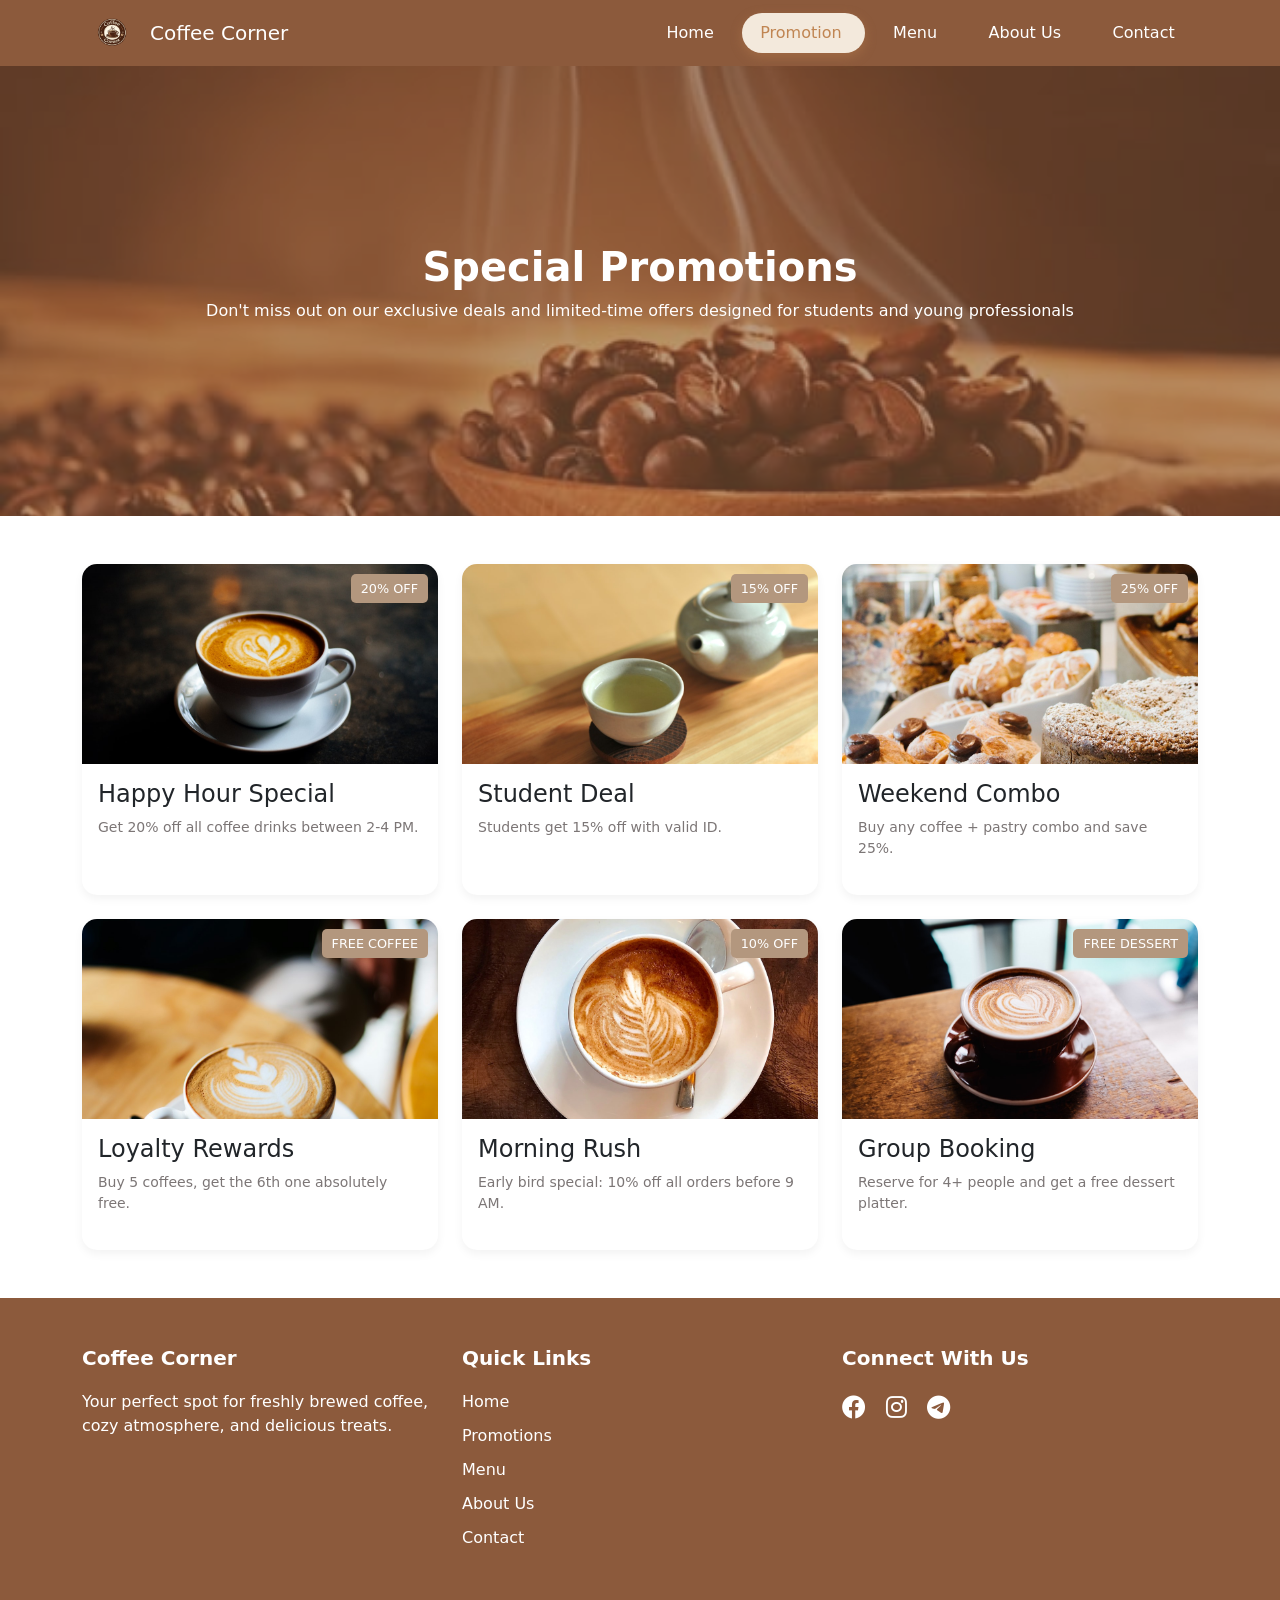
<file: promotion.html>
<!DOCTYPE html>
<html lang="en">
<head>
    <meta charset="UTF-8">
    <meta name="viewport" content="width=device-width, initial-scale=1.0">
    <link rel="icon" href="image/cafelogo.png">
    <title>Coffee Corner</title>
    <meta name="description" content="Explore our menu, promotions, and cafe information.">
    <meta name="keywords" content="Coffee Corner, coffee shop, cafe, menu, promotion">
    <meta name="author" content="Neb Mady">
    <link rel="stylesheet" href="css/style.css">
    <link href="https://cdn.jsdelivr.net/npm/bootstrap@5.3.3/dist/css/bootstrap.min.css" rel="stylesheet">
    <link href="https://fonts.googleapis.com/css2?family=Poppins:wght@300;400;600&display=swap" rel="stylesheet">
    <link rel="stylesheet" href="https://cdnjs.cloudflare.com/ajax/libs/font-awesome/6.0.0-beta3/css/all.min.css">
    <link rel="stylesheet" href="https://cdnjs.cloudflare.com/ajax/libs/font-awesome/4.7.0/css/font-awesome.min.css">
</head>
<body>

    <!-- nav -->
    <nav class="navbar navbar-expand-lg navbar-dark custom-navbar sticky-top">
        <div class="container">
            <a class="navbar-brand d-flex align-items-center" href="index.html">
                <img src="image/logo.png" alt="" width="60" height="40" class="me-2 rounded-circle">
                <span>Coffee Corner</span> 
            </a>

            <button class="navbar-toggler" type="button" data-bs-toggle="collapse" data-bs-target="#navbarNav">
            <span class="navbar-toggler-icon"></span>
            </button>

            <div class="collapse navbar-collapse" id="navbarNav">
                <ul class="navbar-nav ms-auto">
                    <li class="nav-item"><a class="nav-link" href="index.html">&nbsp&nbsp Home &nbsp&nbsp</a></li>
                    <li class="nav-item"><a class="nav-link active" href="promotion.html">&nbsp&nbspPromotion &nbsp&nbsp</a></li>
                    <li class="nav-item"><a class="nav-link" href="menu.html">&nbsp&nbsp Menu &nbsp&nbsp</a></li>
                    <li class="nav-item"><a class="nav-link" href="about.html">&nbsp&nbsp About Us &nbsp&nbsp</a></li>
                    <li class="nav-item"><a class="nav-link" href="contact.html">&nbsp&nbsp Contact &nbsp&nbsp</a></li>
                </ul>
            </div>
        </div>
    </nav>



    <!-- pic with text -->
    <header class="promo-hero-section text-center text-white d-flex align-items-center">
        <div class="overlay"></div>
        <div class="container position-relative">
            <h1 class="fw-bold">Special Promotions</h1>
            <p>Don't miss out on our exclusive deals and limited-time offers designed for students and young professionals</p>
        </div>
    </header>




    <!-- promotion -->
    <section class="promotions-grid py-5 bg-cream">
        <div class="container">
    
            <div class="row g-4 mb-4">
                

                <div class="col-md-4">
                    <div class="promo-card">
                        <div class="promo-img-wrapper">
                            <img src="image/coffee1.jpg" class="img-fluid" alt="Happy Hour Special">
                            <span class="badge-promo">20% OFF</span>
                        </div>
                        <div class="promo-content p-3">
                            <h4>Happy Hour Special</h4>
                            <p>Get 20% off all coffee drinks between 2-4 PM.</p>
                        </div>
                    </div>
                </div>
              

                <div class="col-md-4">
                    <div class="promo-card">
                        <div class="promo-img-wrapper">
                            <img src="image/tea2.jpg" class="img-fluid" alt="Student Deal">
                            <span class="badge-promo">15% OFF</span>
                        </div>
                        <div class="promo-content p-3">
                            <h4>Student Deal</h4>
                            <p>Students get 15% off with valid ID.</p>
                        </div>
                    </div>
                </div>
       
                <div class="col-md-4">
                    <div class="promo-card">
                        <div class="promo-img-wrapper">
                            <img src="image/coffee3.jpg" class="img-fluid" alt="Weekend Combo">
                            <span class="badge-promo">25% OFF</span>
                        </div>
                        <div class="promo-content p-3">
                            <h4>Weekend Combo</h4>
                            <p>Buy any coffee + pastry combo and save 25%.</p>
                        </div>
                    </div>
                </div>
            </div>

       



            <div class="row g-4">
               
                <div class="col-md-4">
                    <div class="promo-card">
                        <div class="promo-img-wrapper">
                            <img src="image/cafe2.jpg" class="img-fluid" alt="Loyalty Rewards">
                            <span class="badge-promo">FREE COFFEE</span>
                        </div>
                        <div class="promo-content p-3">
                            <h4>Loyalty Rewards</h4>
                            <p>Buy 5 coffees, get the 6th one absolutely free.</p>
                        </div>
                    </div>
                </div>
                
                <div class="col-md-4">
                    <div class="promo-card">
                        <div class="promo-img-wrapper">
                            <img src="image/cafe3.jpg" class="img-fluid" alt="Morning Rush">
                            <span class="badge-promo">10% OFF</span>
                        </div>
                        <div class="promo-content p-3">
                            <h4>Morning Rush</h4>
                            <p>Early bird special: 10% off all orders before 9 AM.</p>
                        </div>
                    </div>
                </div>
               
                <div class="col-md-4">
                    <div class="promo-card">
                        <div class="promo-img-wrapper">
                            <img src="image/cafe4.jpg" class="img-fluid" alt="Group Booking">
                            <span class="badge-promo">FREE DESSERT</span>
                        </div>
                        <div class="promo-content p-3">
                            <h4>Group Booking</h4>
                            <p>Reserve for 4+ people and get a free dessert platter.</p>
                        </div>
                    </div>
                </div>
            </div>
        </div>
    </section>








 <!-- footer -->
    <footer class="footer py-5 text-white">
        <div class="container">
            <div class="row g-4">
                <div class="col-md-4">
                    <h5>Coffee Corner</h5>
                    <p>Your perfect spot for freshly brewed coffee, cozy atmosphere, and delicious treats.</p>
                </div>
                <div class="col-md-4">
                    <h5>Quick Links</h5>
                    <ul class="list-unstyled footer-links">
                        <li><a href="index.html">Home</a></li>
                        <li><a href="promotion.html">Promotions</a></li>
                        <li><a href="menu.html">Menu</a></li>
                        <li><a href="about.html">About Us</a></li>
                        <li><a href="contact.html">Contact</a></li>
                    </ul>
                </div>
                <div class="col-md-4">
                    <h5>Connect With Us</h5>
                    <div class="social-icons">
                        <a href="#"><i class="fab fa-facebook"></i></a>
                        <a href="#"><i class="fab fa-instagram"></i></a>
                        <a href="#"><i class="fab fa-telegram"></i></a>
                    </div>
                </div>
            </div>
        </div>
    </footer>


    
    <script src="js/script.js"></script>
    <script src="https://cdn.jsdelivr.net/npm/bootstrap@5.3.3/dist/js/bootstrap.bundle.min.js"></script>
</body>
</html>
</file>
<file: css/style.css>
body {
    font-family: 'Poppins', sans-serif;
    background-color: #FAF7F2;
}

/* ============= Custom Navbar Colors =============== */
.custom-navbar {
    background-color: #8C5A3C !important;
    padding: 15px;
}

.custom-navbar .nav-link {
    color: #FFFFFF !important;
    font-weight: 500;
    padding: 8px 20px;
    border-radius: 50px;
    transition: all 0.3s ease;
    margin-left: 5px;
}

.custom-navbar .nav-link:hover {
    color: #C08552 !important;
    background: rgba(255, 255, 255, 0.1);
}

/* ===== ACTIVE LINK – Button/Pill Style ===== */
.custom-navbar .nav-link.active {
    color: #C08552 !important;
    background-color: #F3E9DC !important;
    border-radius: 50px;
    padding: 8px 20px;
    box-shadow: 0 4px 12px rgba(192, 133, 82, 0.4);
}

.custom-navbar .nav-link.active:hover {
    color: #FFFFFF !important;
    background-color: #A56D42 !important;
}

.menu-card {
    background-color: #B3977E !important;
}

/* ===== EXTRA SPACING ON DESKTOP ===== */
/* ============= Hero =============== */
.hero-section {
    height: 80vh;
    background: url('../image/hero.png') no-repeat center center/cover;
    position: relative;
}

.overlay {
    position: absolute;
    top: 0;
    left: 0;
    width: 100%;
    height: 100%;
    background-color: rgba(0, 0, 0, 0.5); /* Dark overlay */
}

.hero-buttons{
    margin-top: 30px;
    display: flex;
    justify-content: center;
    gap: 25px;
}
.btn-menu{
    background-color:#C08552;
    color: white;
    text-decoration: none;
    padding: 10px 35px;
    border-radius: 50px;
    font-size: 18px;
    transition: 0.3s;
}
.btn-menu:hover{
    background-color: #A56D42;
    color: white;
}
.btn-reserve{
    background-color: white;
    color: #C08552;
    text-decoration: none;
    padding: 10px 35px;
    border-radius: 50px;
    font-size: 18px;
    display: flex;
    align-items: center;
    gap: 15px;
    transition: 0.3s;
}
.btn-reserve i{
    font-size: 22px;
}
.btn-reserve:hover{
    background-color:  #C08552;
    color: white;
}

/* ================ Features Section ===================== */
.feature-card {
    background: #F3E9DC;
    border-radius: 20px;
    padding: 30px 20px;
    display: flex;
    flex-direction: column;
    align-items: center;
    justify-content: center;
    transition: 0.3s;
    height: 100%;
}

.feature-card2 {
    background: #ffffff;
    border-radius: 20px;
    padding: 30px 20px;
    display: flex;
    flex-direction: column;
    align-items: center;
    justify-content: center;
    transition: 0.3s;
    height: 100%;
}


.feature-card:hover {
    transform: translateY(-5px);
}

.icon-circle {
    width: 60px;
    height: 60px;
    background: #C08552;
    color: white;
    border-radius: 50%;
    display: flex;
    justify-content: center;
    align-items: center;
    font-size: 24px;
}

.feature-card h4 {
    color: black;
    font-weight: 600;
    margin-bottom: 10px;
}

.feature-card p {
    color: #7C7676;
    font-size: 14px;
    margin-bottom: 20px;
}

/* Custom button */
.feature-btn {
    display: inline-block;
    background: #C08552;
    color: white;
    text-decoration: none;
    padding: 10px 25px;
    border-radius: 30px;
    font-weight: 500;
    transition: 0.3s;
}

.feature-btn:hover {
    background: #A56D42;
    color: white;
}


/* ============================= Special Promotions Section ======================= */

.section-title {
    font-weight: bold;
    color: #333;
}

.promo-card {
    background-color: white;
    border-radius: 15px;
    overflow: hidden;
    box-shadow: 0 4px 10px rgba(0,0,0,0.05);
    height: 100%;
}

.promo-img-wrapper {
    position: relative;
    height: 200px;
    overflow: hidden;
}

.promo-img-wrapper img {
    width: 100%;
    height: 100%;
    object-fit: cover;
}

.badge-promo {
    position: absolute;
    top: 10px;
    right: 10px;
    background-color: #B3977E;
    color: white;
    padding: 5px 10px;
    border-radius: 5px;
    font-size: 0.8rem;
}

.badge-promo2 {
    position: absolute;
    top: 10px;
    right: 10px;
    background-color: #FFC107;
    color: black;
    padding: 5px 10px;
    border-radius: 30px;
    font-size: 0.8rem;
    font-weight: 500
}

/* ======================= Footer ============================ */
.footer {
    background-color: #8C5A3C;
}

.footer h5 {
    font-weight: bold;
    margin-bottom: 20px;
}

.footer-links li {
    margin-bottom: 10px;
}

.footer-links a {
    color: white;
    text-decoration: none;
    transition: color 0.3s;
}

.footer-links a:hover {
    color: #C08552;
}

.social-icons a {
    color: white;
    font-size: 24px;
    margin-right: 15px;
    transition: color 0.3s;
}

.social-icons a:hover {
    color: #C08552;
}

/* Contact form feedback */
.contact-status {
    min-height: 24px;
    margin-bottom: 12px;
    font-weight: 600;
    display: none;
}

.contact-status.show {
    display: block;
}

.contact-status.success {
    color: #1f7a3f;
}

.contact-status.error {
    color: #b42318;
}

.contact-status.loading {
    color: #8c5a3c;
}

.btn-submit:disabled {
    opacity: 0.8;
    cursor: wait;
}

.btn-submit .spinner-border {
    vertical-align: middle;
}

/* Responsive Adjustments */
@media (max-width: 768px) {
    .hero-section {
        height: 60vh;
    }
    
    .display-3 {
        font-size: 1.6rem;
    }
}


/* web page : Promotion ======================================================================= */
.promotion-section {
    background-color: #F3E9DC;
}
.promo-hero-section {
    height: 50vh;
    background: url('../image/promohero.jpg') no-repeat center center/cover;
    position: relative;
}

.promo-hero-section .overlay {
    background-color: rgba(139, 90, 60, 0.6); 
}

.promo-card p{
    color: #7C7676;
    font-size: 14px;
    margin-bottom: 20px;
}


/* web page : Menu ======================================================================= */
.menu-hero-section {
    height: 50vh;
    background: url('../image/menuhero.jpg') no-repeat center center/cover;
    position: relative;
}

.promo-hero-section .overlay {
    background-color: rgba(139, 90, 60, 0.6); 
}

/* <!-- button select menu --> */
.outline-buttons{
    background-color: #F3E9DC;
    border-radius: 50px;
    padding: 10px;
    max-width: 700px;
    width: 100%;
}

.btn-outline{
    flex: 1;
    border: none;
    background: transparent;
    color: #222;
    font-size: 19px;
    padding: 10px 20px;
    font-weight: 600;
    transition: 0.3s;
}

.btn-outline.active{
    background-color: #C08552;
    color: white;
    border-radius: 80px;
}

.tab-section {
    display: none;
    padding: 20px;
    border: 1px solid #ccc;
    border-radius: 4px;
}

.tab-section.active {
    display: block;
}

/* ===== About‑page‑specific tweaks ===== */
.about-hero {
    height: 60vh;
    background: url('../image/about_bg_img.png') no-repeat center center/cover;
    position: relative;
}

.about-hero .overlay {
    background-color: rgba(139, 90, 60, 0.6);
}

.about-bg{
    background-color: #F3E9DC;
}

.team-avatar {
    width: 80px;
    height: 80px;
    border-radius: 50%;
    background: #C08552;
    color: white;
    display: flex;
    align-items: center;
    justify-content: center;
    font-size: 28px;
    font-weight: 600;
    margin-bottom: 12px;
    overflow: hidden;           /* ensures image stays inside circle */
    flex-shrink: 0;             /* prevents shrinking in flex layouts */
}

.team-avatar img {
    width: 100%;
    height: 100%;
    object-fit: cover;          /* crops image to fill circle cleanly */
    display: block;
}

/* fallback text initials when no image is used */
.team-avatar .initials {
    font-size: 28px;
    font-weight: 600;
    color: white;
}

.testimonial-card blockquote {
    font-style: italic;
    color: #3d322b;
    font-weight: 300;
    line-height: 1.6;
    margin-bottom: 0;
}
.testimonial-card .customer {
    font-weight: 600;
    color: #8C5A3C;
    margin-top: 8px;
}

/* ===== Testimonials – updated ===== */

.testimonial-card {
    background: white;
    border-radius: 20px;
    padding: 25px 20px;
    box-shadow: 0 4px 12px rgba(0, 0, 0, 0.04);
    transition: 0.25s;
    height: 100%;
}

.testimonial-card:hover {
    transform: translateY(-5px);
    box-shadow: 0 8px 25px rgba(0, 0, 0, 0.08);
}

.testimonial-card .customer-name {
    font-weight: 700;
    font-size: 1.1rem;
    color: #2c2420;
    margin-bottom: 2px;
}

.testimonial-card .stars {
    color: #d4a373;
    font-size: 1rem;
    letter-spacing: 2px;
}

.stat-number {
    font-size: 2rem;
    font-weight: 500;
    color: #000000;
    line-height: 1.2;
}

.stat-label {
    color: #5f4d3f;
    font-size: 1rem;
    font-weight: 400;
}

.stats-grid {
    background: #ffffff;
    border-radius: 1.5rem;
    padding: 2rem 1.5rem;
}

@media (max-width: 576px) {
    .stat-number {
        font-size: 2rem;
    }
}

/* ===== Contact‑page specific ===== */
.contact-hero {
    height: 50vh;
    background: url('../image/about_bg_img.png') no-repeat center center/cover;
    position: relative;
}

.contact-hero .overlay {
    background-color: rgba(0, 0, 0, 0.3);
}

.contact-info-card {
    background: white;
    border-radius: 20px;
    padding: 30px 25px;
    height: 100%;
    box-shadow: 0 4px 12px rgba(0, 0, 0, 0.04);
    transition: 0.3s;
    text-align: center;
}

.contact-info-card:hover {
    transform: translateY(-5px);
}

.contact-icon-lg {
    width: 70px;
    height: 70px;
    background: #C08552;
    color: white;
    border-radius: 50%;
    display: flex;
    align-items: center;
    justify-content: center;
    font-size: 28px;
    margin: 0 auto 15px auto;
}

.contact-info-card h5 {
    font-weight: 600;
    color: #2c2420;
}

.contact-info-card p {
    color: #5f4d3f;
    margin-bottom: 0;
}

.hours-card {
    background: white;
    border-radius: 20px;
    padding: 30px 25px;
    height: 100%;
    box-shadow: 0 4px 12px rgba(0, 0, 0, 0.04);
}

.hours-card h4 {
    font-weight: 600;
    color: #2c2420;
    margin-bottom: 20px;
    text-align: center;
}

.hours-list {
    list-style: none;
    padding: 0;
    margin: 0;
}

.hours-list li {
    display: flex;
    justify-content: space-between;
    padding: 12px 0;
    border-bottom: 1px solid #f0ebe5;
}

.hours-list li:last-child {
    border-bottom: none;
}

.hours-list .day {
    font-weight: 500;
    color: #2c2420;
}

.hours-list .time {
    color: #8C5A3C;
    font-weight: 500;
}

.street-grid .street-item {
    background: #F3E9DC;
    padding: 14px 18px;
    border-radius: 50px;
    text-align: center;
    font-weight: 500;
    color: #4a3a30;
    transition: 0.3s;
}

.street-grid .street-item:hover {
    background: #C08552;
    color: white;
    transform: translateY(-3px);
}

.map-placeholder {
    background: #e8ddd0;
    border-radius: 20px;
    height: 350px;
    display: flex;
    align-items: center;
    justify-content: center;
    color: #8C5A3C;
    font-size: 1.2rem;
    font-weight: 500;
    overflow: hidden;
}

.map-placeholder iframe {
    width: 100%;
    height: 100%;
    border: 0;
}

.contact-icon-sm {
    width: 40px;
    height: 40px;
    color: #000000;
    border-radius: 50%;
    display: flex;
    align-items: center;
    justify-content: center;
    font-size: 25px;
    flex-shrink: 0;
    margin-top: 2px;
}

.open-bg{
    background-color: #C08552;
    padding: 10px;
    border-radius: 20px;
}

.contact-bg{
    background-color: #ffffff;
    padding: 10px;
    border-radius: 20px;
}

/* ===== Testimonials – with profile images ===== */
.say-card {
    width: 60px;
    height: 60px;
    border-radius: 50%;
    object-fit: cover;
    border: 3px solid #C08552;
    display: block;
}

.text-color {
    color: #5f4d3f;
    font-size: 0.95rem;
    line-height: 1.6;
    margin-top: 10px;
    margin-bottom: 0;
}

/* ===== Welcome Section ===== */
.welcome-section {
    background: white;
    padding: 80px 0;
    position: relative;
    overflow: hidden;
}

/* Decorative top border */
.welcome-section::before {
    content: '';
    position: absolute;
    top: 0;
    left: 0;
    right: 0;
    height: 4px;
    background: white;
}

/* ===== Left Content ===== */
.welcome-content {
    padding-right: 20px;
}

.welcome-title {
    font-family: 'Playfair Display', serif;
    font-size: clamp(1.6rem, 1.8vw, 1.6rem);
    font-weight: 700;
    color: #8C5A3C;
    margin-bottom: 1.5rem;
    position: relative;
    display: inline-block;
}

.welcome-title::after {
    content: '';
    position: absolute;
    bottom: -8px;
    left: 0;
    width: 60px;
    height: 3px;
    background: #C08552;
    border-radius: 2px;
}

.welcome-text {
    font-size: clamp(1rem, 1.1vw, 1.1rem);
    line-height: 1.8;
    color: #4d3e34;
    margin-bottom: 1.2rem;
}

.welcome-text:last-of-type {
    margin-bottom: 2rem;
}

/* ===== Brand Info ===== */
.brand-info {
    margin-bottom: 20px;
    padding-top: 10px;
}

.brand-name {
    font-family: 'Playfair Display', serif;
    font-size: clamp(1.6rem, 2.8vw, 2.5rem);
    font-weight: 700;
    color: #2c2420;
    letter-spacing: 6px;
    margin-bottom: 0;
}

.brand-est {
    font-size: 0.95rem;
    color: #8C5A3C;
    font-weight: 500;
    letter-spacing: 4px;
    margin-top: 2px;
}

/* ===== Tagline ===== */
.tagline-wrapper {
    display: flex;
    align-items: center;
    flex-wrap: wrap;
    gap: 12px 20px;
    padding: 15px 0 5px 0;
}

.tagline {
    font-family: 'Playfair Display', serif;
    font-size: clamp(1.1rem, 1.8vw, 1.6rem);
    font-weight: 700;
    color: #8C5A3C;
    letter-spacing: 2px;
    text-transform: uppercase;
}

.tagline-dot {
    color: #C08552;
    font-size: 1.2rem;
    font-weight: 700;
}

/* ===== Right Image ===== */
.welcome-image-wrapper {
    position: relative;
    padding: 10px;
}

.welcome-image {
    width: 100%;
    height: auto;
    max-height: 500px;
    object-fit: cover;
    border: 4px solid white;
    box-shadow: 0 20px 50px rgba(44, 36, 32, 0.15);
    transition: transform 0.4s ease, box-shadow 0.4s ease;
}

.welcome-image:hover {
    transform: scale(1.02);
    box-shadow: 0 30px 60px rgba(44, 36, 32, 0.2);
}

/* Decorative accent behind image */
.image-accent {
    position: absolute;
    bottom: -10px;
    right: -10px;
    width: 80px;
    height: 80px;
    background: #C08552;
    border-radius: 20px;
    z-index: -1;
    opacity: 0.3;
}

/* ===== Why Choose Coffee Corner ===== */
.choose-card {
    background: #C08552;
    border-radius: 20px;
    padding: 18px 25px;
    display: flex;
    align-items: center;
    gap: 18px;
    transition: 0.3s;
    height: 100%;
    min-height: 70px;
}

.choose-card:hover {
    transform: translateY(-5px);
    box-shadow: 0 8px 20px rgba(0, 0, 0, 0.06);
}

.choose-icon {
    width: 50px;
    height: 50px;
    background: #C08552;
    color: white;
    border-radius: 50%;
    display: flex;
    justify-content: center;
    align-items: center;
    font-size: 20px;
    flex-shrink: 0;
}

.choose-text {
    font-size: 1.05rem;
    font-weight: 600;
    color: white;
}

/* ===== Contact Form ===== */
.contact-form-wrapper {
    background: white;
    padding: 30px 25px;
    border-radius: 20px;
    box-shadow: 0 4px 12px rgba(0, 0, 0, 0.04);
}

.contact-form-wrapper .form-control {
    border: 1px solid #e8ddd0;
    border-radius: 12px;
    padding: 12px 18px;
    font-size: 1rem;
    transition: border-color 0.3s;
}

.contact-form-wrapper .form-control:focus {
    border-color: #C08552;
    box-shadow: 0 0 0 0.2rem rgba(192, 133, 82, 0.2);
}

.contact-form-wrapper .form-control::placeholder {
    color: #b8a89b;
    font-weight: 300;
}

.btn-submit {
    background-color: #C08552;
    color: white;
    align-self: center;
    width: 30%;
    border: none;
    padding: 14px;
    border-radius: 12px;
    font-weight: 600;
    font-size: 1.1rem;
    transition: background-color 0.3s, transform 0.2s;
}

.btn-submit:hover {
    background-color: #A56D42;
    transform: translateY(-2px);
}

/* ===== Contact Info & Hours (right column) ===== */
.contact-info-block{
    background: white;
    padding: 30px 25px;
    border-radius: 20px;
    box-shadow: 0 4px 12px rgba(0, 0, 0, 0.04);
}
.opening-hours-block {
    background: #C08552;
    padding: 30px 25px;
    border-radius: 20px;
    box-shadow: 0 4px 12px rgba(0, 0, 0, 0.04);
}



/* Reuse existing contact-icon-sm, already defined */


/* ===== Responsive tweaks ===== */
@media (max-width: 991.98px) {
    .contact-form-wrapper,
    .contact-info-block,
    .opening-hours-block {
        padding: 25px 20px;
    }

    .contact-info-block {
        margin-bottom: 25px;
    }
}

@media (max-width: 576px) {
    .contact-form-wrapper,
    .contact-info-block,
    .opening-hours-block {
        padding: 20px 16px;
    }

    .btn-submit {
        font-size: 1rem;
        padding: 12px;
    }
}

/* ===== Responsive ===== */
@media (max-width: 991.98px) {
    .choose-card {
        padding: 16px 22px;
        min-height: 65px;
    }
    
    .choose-icon {
        width: 46px;
        height: 46px;
        font-size: 18px;
    }
    
    .choose-text {
        font-size: 1rem;
    }
}

@media (max-width: 768px) {
    .choose-card {
        padding: 15px 20px;
        min-height: 60px;
        gap: 16px;
    }
    
    .choose-icon {
        width: 42px;
        height: 42px;
        font-size: 17px;
    }
    
    .choose-text {
        font-size: 0.95rem;
    }
}

@media (max-width: 480px) {
    .choose-card {
        padding: 12px 16px;
        min-height: 55px;
        gap: 14px;
    }
    
    .choose-icon {
        width: 38px;
        height: 38px;
        font-size: 15px;
    }
    
    .choose-text {
        font-size: 0.9rem;
    }
}

/* ===== Responsive ===== */
@media (max-width: 991.98px) {
    .welcome-section {
        padding: 60px 0;
    }

    .welcome-content {
        padding-right: 0;
        text-align: center;
    }

    .welcome-title::after {
        left: 50%;
        transform: translateX(-50%);
    }

    .tagline-wrapper {
        justify-content: center;
    }

    .brand-info {
        text-align: center;
    }

    .image-accent {
        display: none;
    }
}

@media (max-width: 768px) {
    .welcome-section {
        padding: 50px 0;
    }

    .welcome-title {
        font-size: clamp(1.8rem, 5vw, 2.5rem);
    }

    .brand-name {
        letter-spacing: 4px;
    }

    .tagline-wrapper {
        gap: 8px 14px;
    }

    .tagline-dot {
        font-size: 1rem;
    }
}

@media (max-width: 480px) {
    .welcome-section {
        padding: 40px 0;
    }

    .welcome-title::after {
        width: 40px;
    }

    .brand-name {
        letter-spacing: 2px;
        font-size: 1.4rem;
    }

    .brand-est {
        letter-spacing: 2px;
        font-size: 0.8rem;
    }

    .tagline-wrapper {
        flex-direction: column;
        gap: 4px;
    }

    .tagline-dot {
        display: none;
    }

    .welcome-image {
        max-height: 300px;
    }
}

/* ===== Responsive adjustments ===== */
@media (max-width: 991.98px) {
    .testimonial-card {
        padding: 20px 16px;
    }
    
    .say-card {
        width: 50px;
        height: 50px;
    }
    
    .testimonial-card .customer-name {
        font-size: 1rem;
    }
    
    .text-color {
        font-size: 0.9rem;
    }
}

@media (max-width: 767.98px) {
    .testimonial-card {
        padding: 18px 14px;
    }
    
    .say-card {
        width: 45px;
        height: 45px;
    }
    
    .testimonial-card .customer-name {
        font-size: 0.95rem;
    }
    
    .text-color {
        font-size: 0.85rem;
    }
}

@media (max-width: 575.98px) {
    .testimonial-card {
        padding: 16px 12px;
    }
    
    .say-card {
        width: 40px;
        height: 40px;
        border-width: 2px;
    }
    
    .testimonial-card .customer-name {
        font-size: 0.9rem;
    }
    
    .testimonial-card .stars {
        font-size: 0.85rem;
    }
    
    .text-color {
        font-size: 0.82rem;
    }
}
</file>
